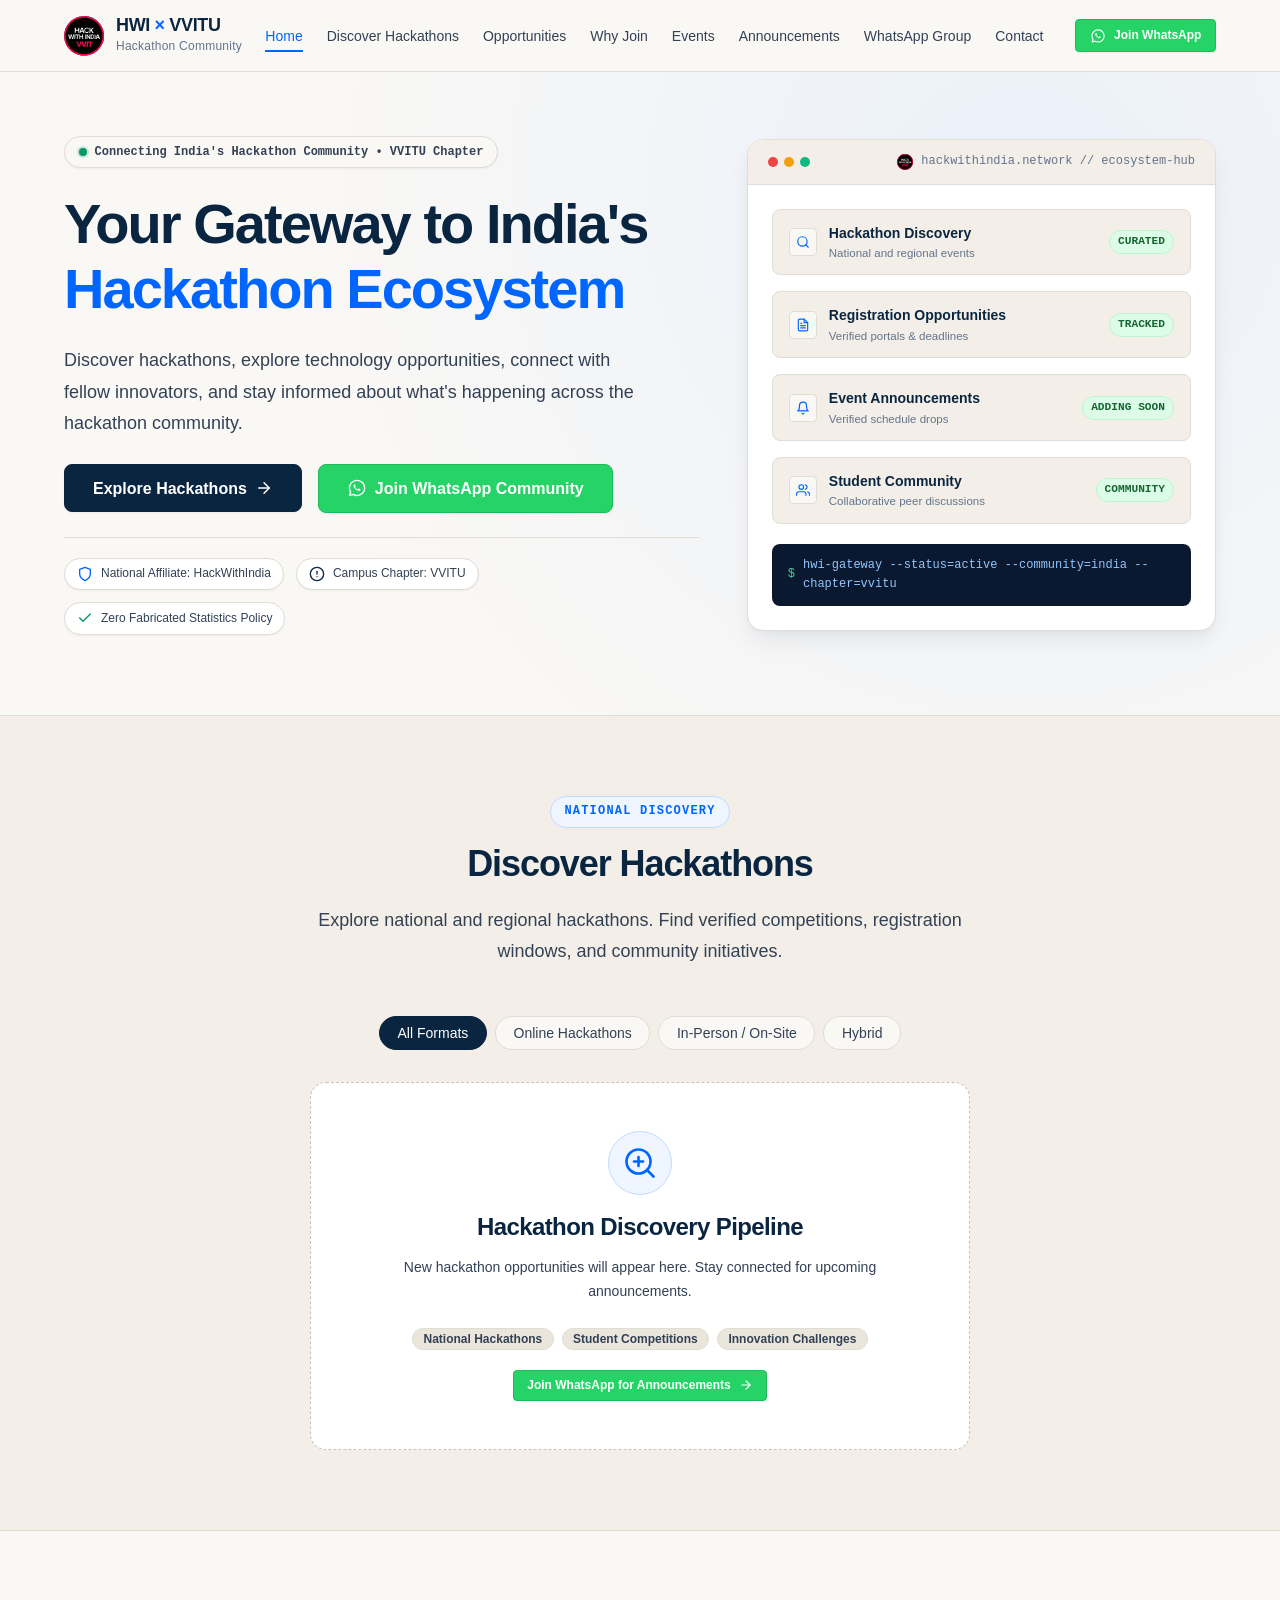
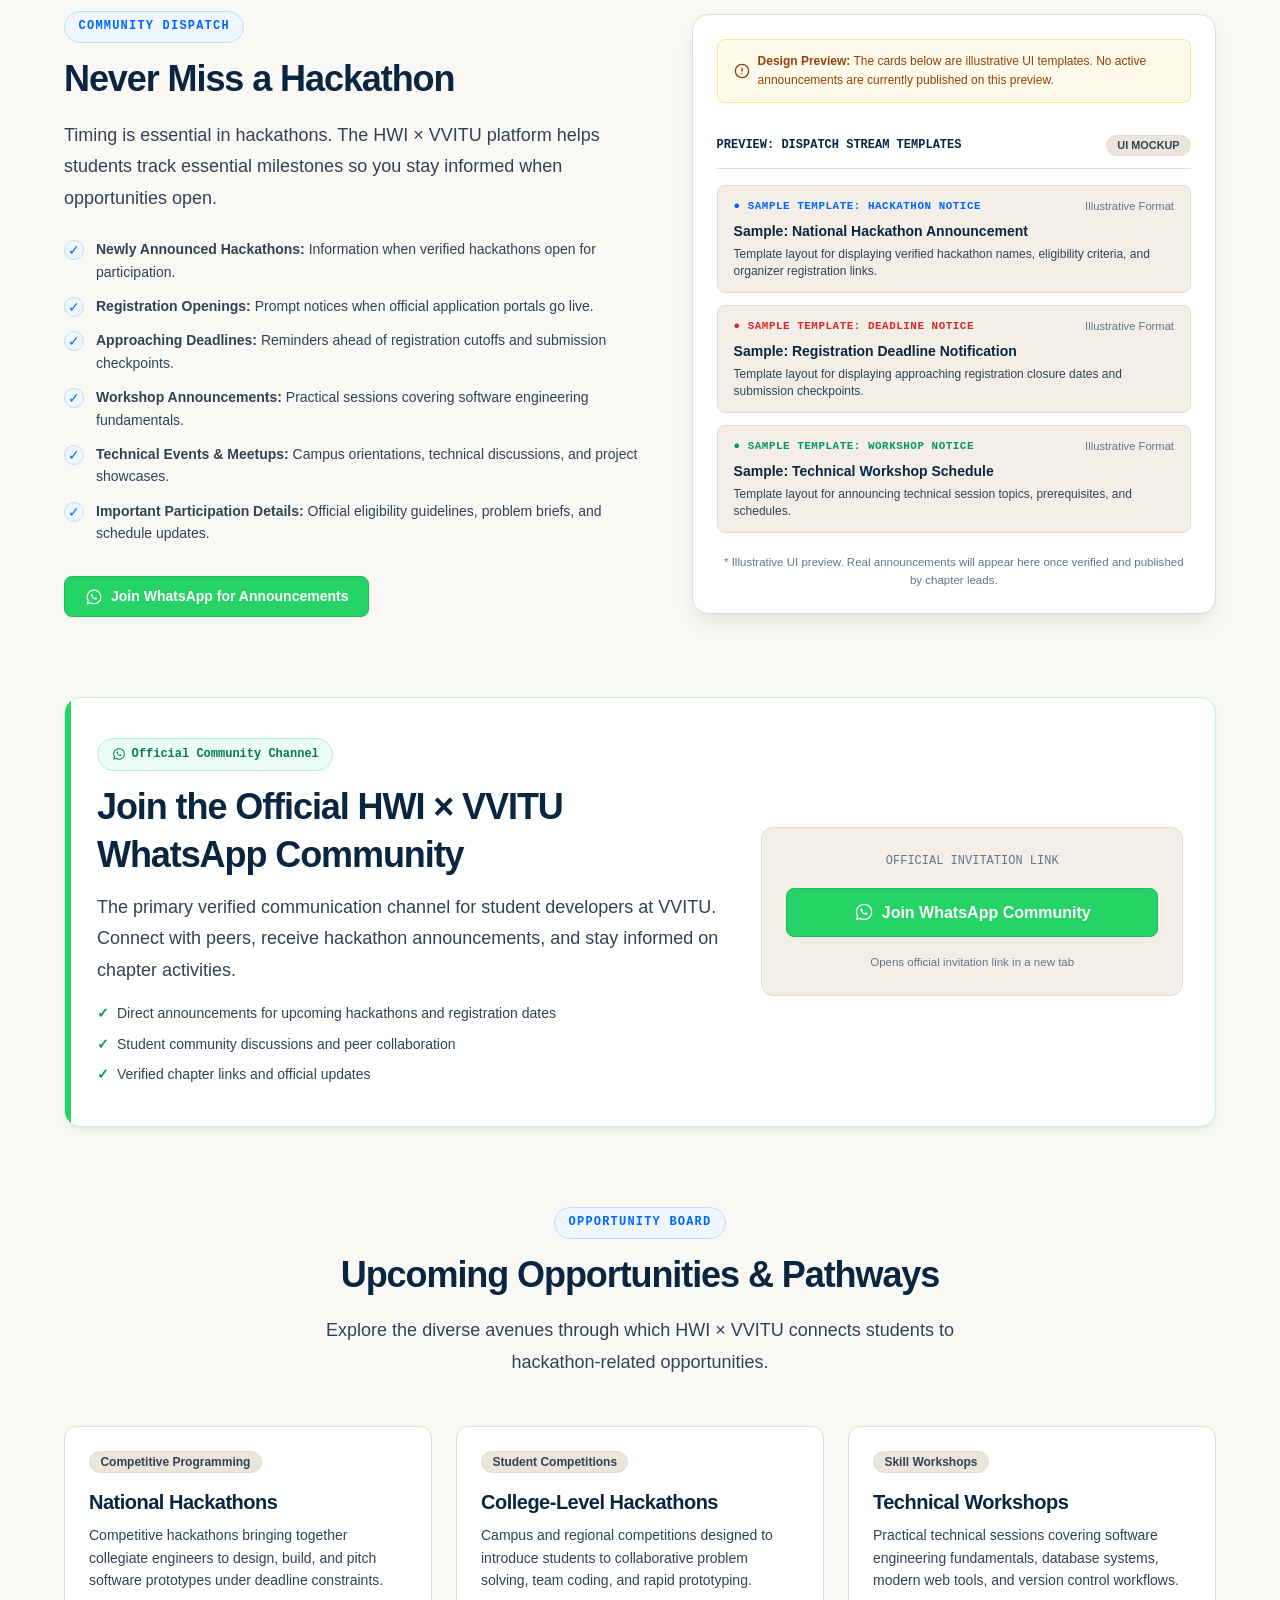
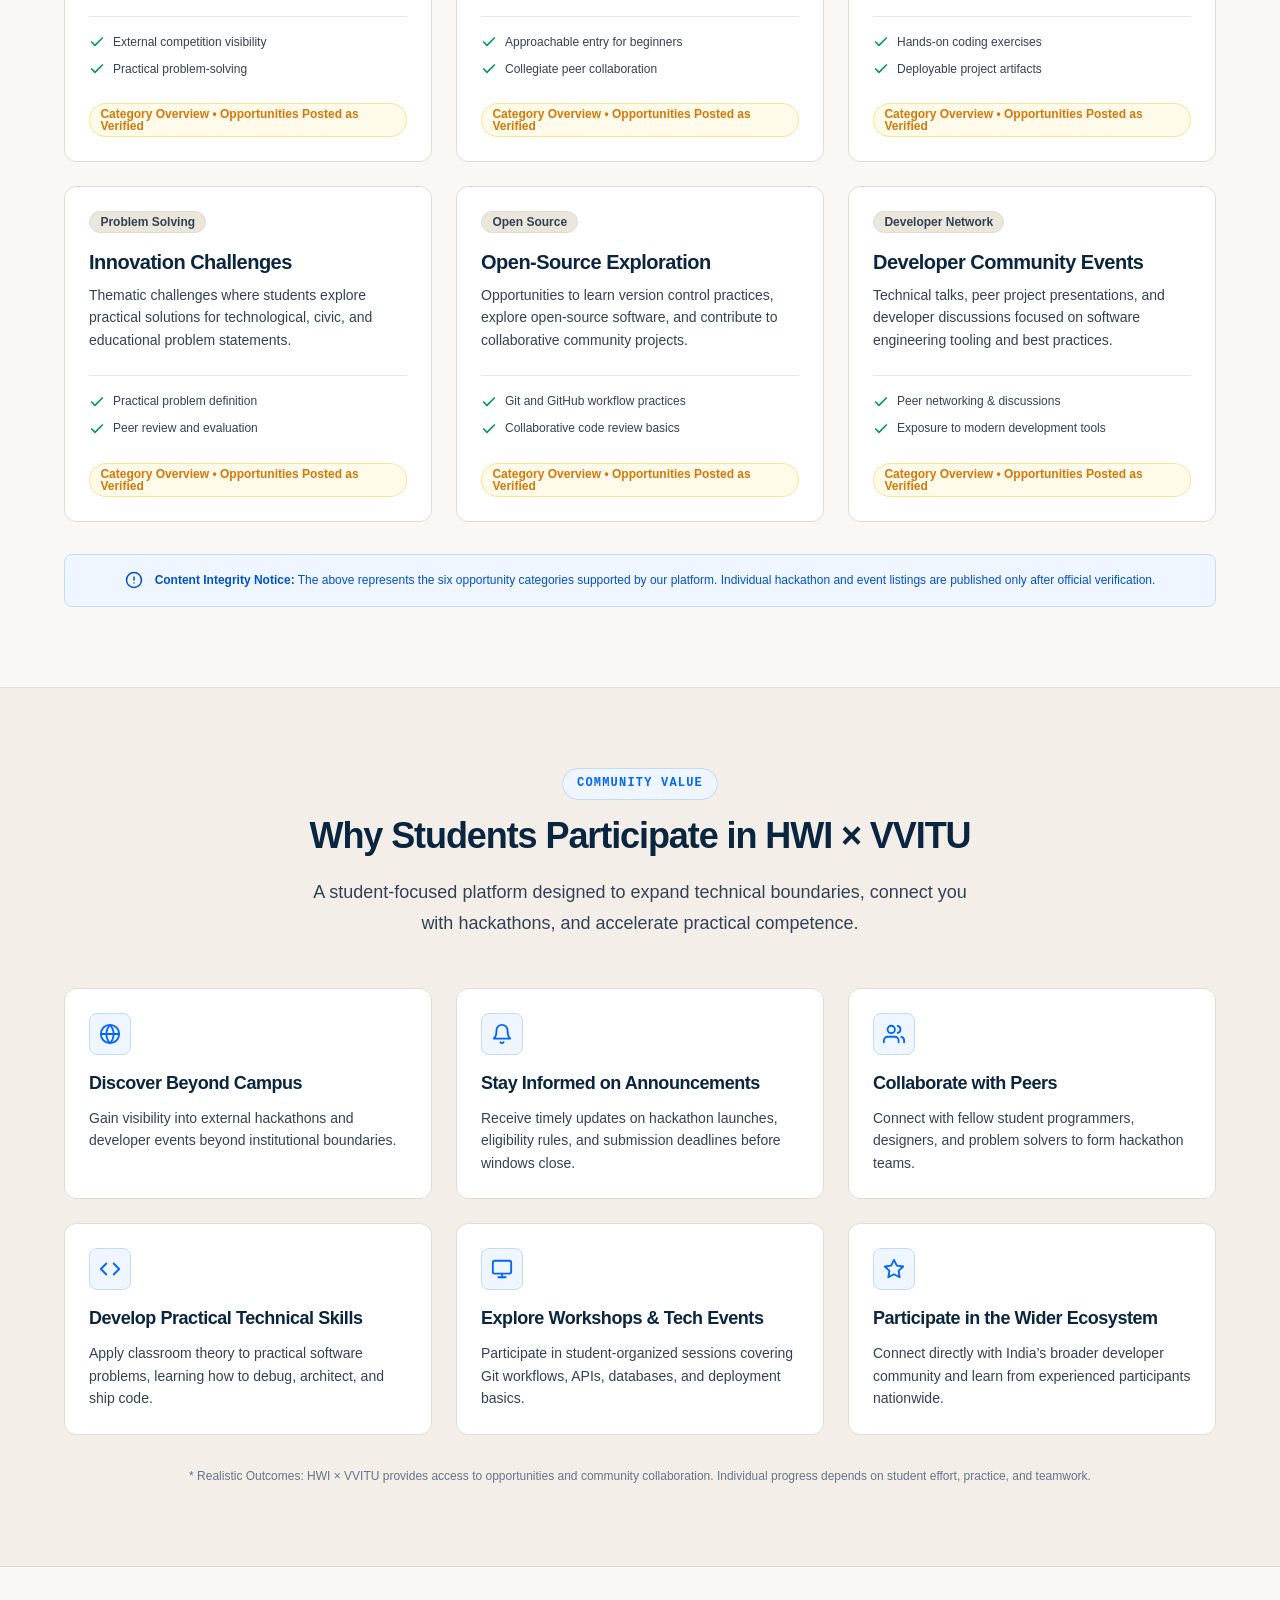
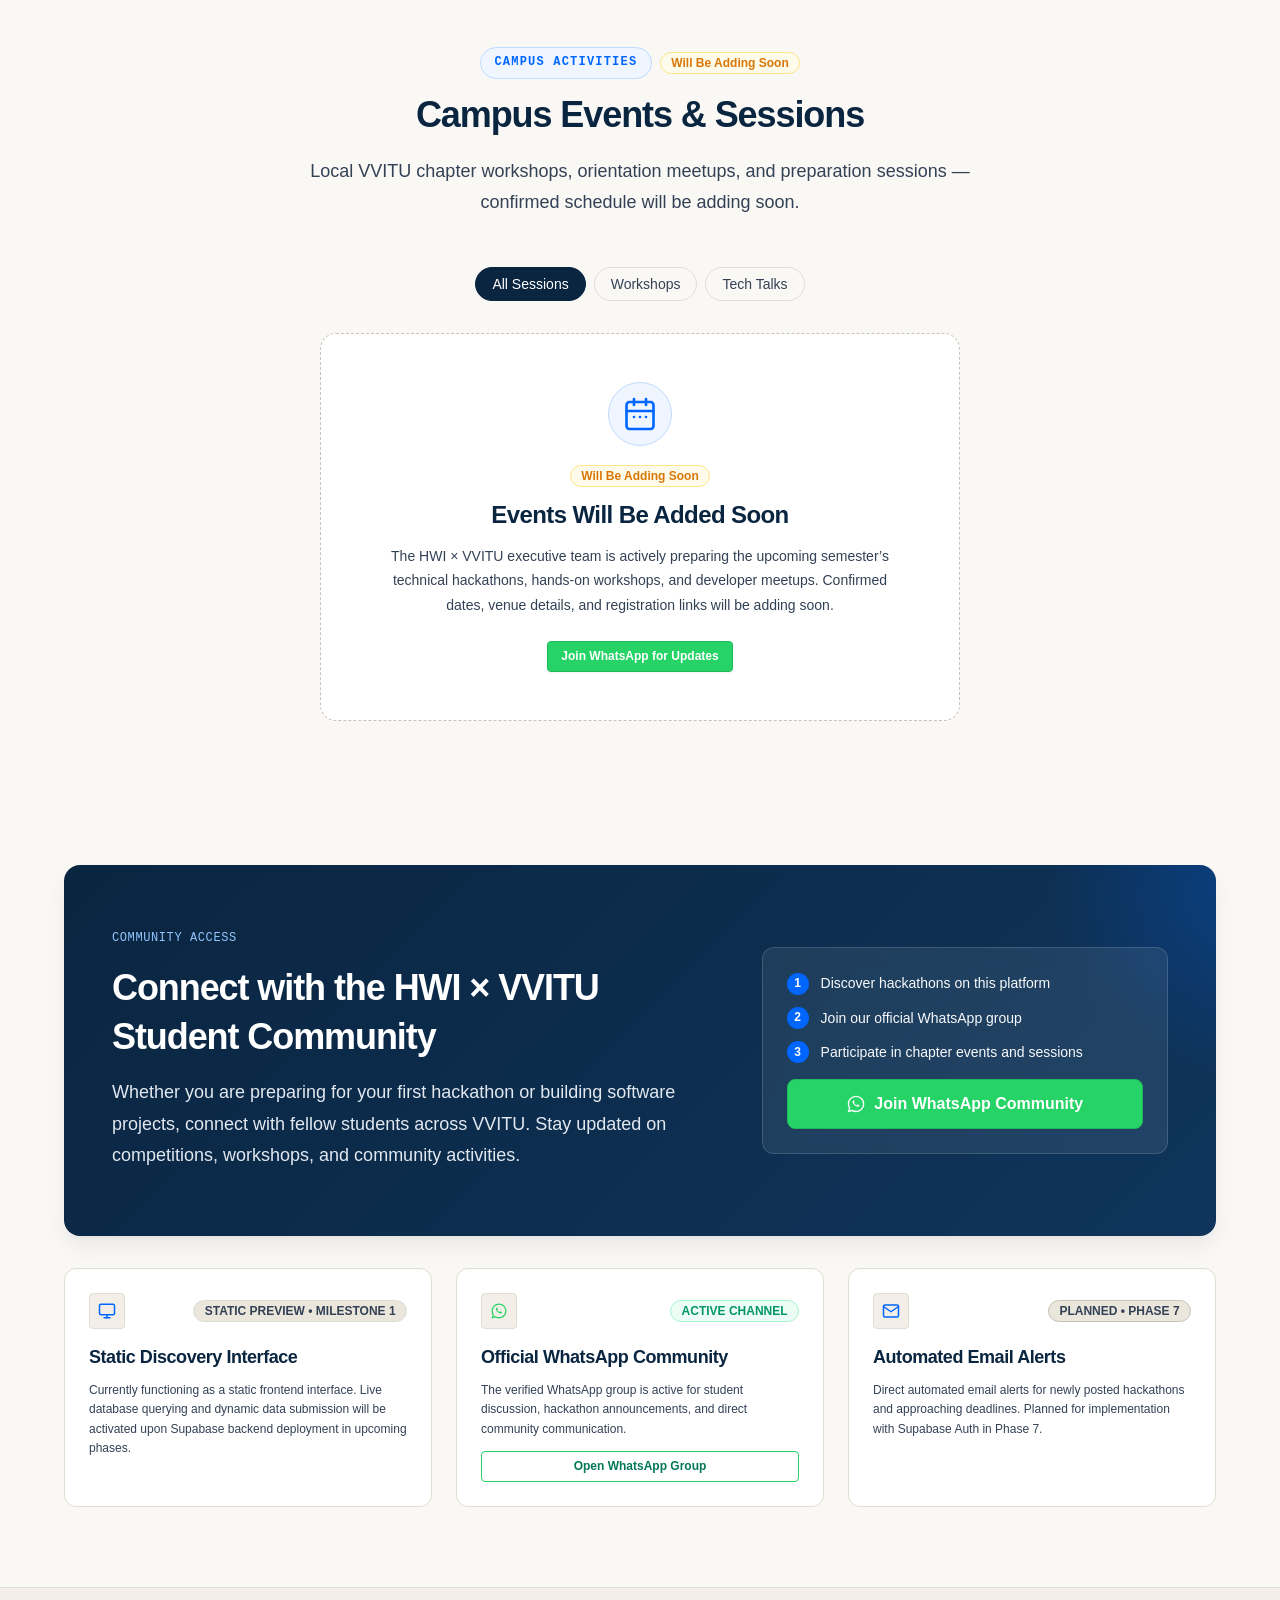
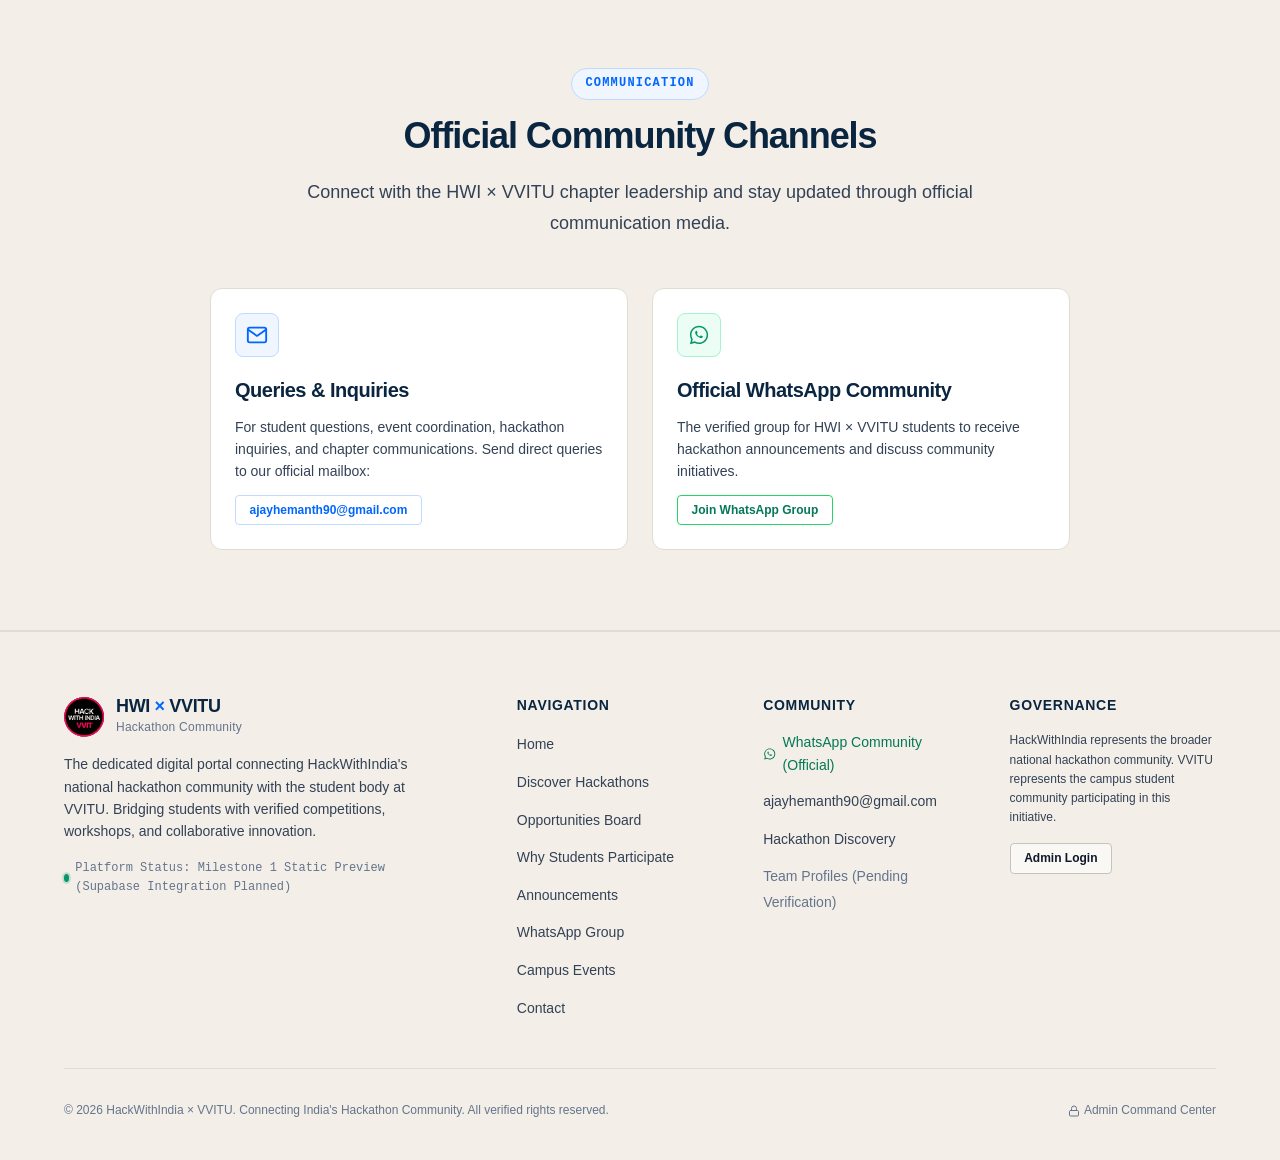
<file: index.html>
<!DOCTYPE html>
<html lang="en">
<head>
  <meta charset="UTF-8">
  <meta name="viewport" content="width=device-width, initial-scale=1.0">
  <meta name="description" content="HackWithIndia (HWI) × VVITU — Connecting India's Hackathon Community with student innovators at VVITU. Discover hackathons, explore opportunities, and join the verified WhatsApp community.">
  <title>HackWithIndia × VVITU | Connecting India's Hackathon Community</title>
  
  <!-- Official Brand Favicons -->
  <link rel="icon" type="image/svg+xml" href="logo.svg">
  <link rel="alternate icon" type="image/png" href="logo.png">
  <link rel="apple-touch-icon" href="logo.png">
  
  <!-- Modular Design System Stylesheets -->
  <link rel="stylesheet" href="css/variables.css">
  <link rel="stylesheet" href="css/base.css">
  <link rel="stylesheet" href="css/components.css">
  <link rel="stylesheet" href="css/responsive.css">
</head>
<body>
  <!-- Accessible Skip to Main Content Link -->
  <a href="#main-content" class="skip-link">Skip to main content</a>

  <!-- Global Navigation Header -->
  <header class="header" data-header>
    <div class="container header-container">
      <!-- Community Branding Mark -->
      <a href="#hero" class="brand" aria-label="HackWithIndia times VVITU Home">
        <img src="logo.svg" alt="HackWithIndia Logo" class="brand-logo-img" width="40" height="40">
        <div class="brand-text">
          <span class="brand-title">HWI <span class="brand-accent">×</span> VVITU</span>
          <span class="brand-subtitle">Hackathon Community</span>
        </div>
      </a>

      <!-- Desktop Navigation Menu -->
      <nav class="nav-desktop" aria-label="Primary Navigation">
        <ul class="nav-list">
          <li><a href="#hero" class="nav-link is-active">Home</a></li>
          <li><a href="#hackathons" class="nav-link">Discover Hackathons</a></li>
          <li><a href="#opportunities" class="nav-link">Opportunities</a></li>
          <li><a href="#value" class="nav-link">Why Join</a></li>
          <li><a href="#events" class="nav-link">Events</a></li>
          <li><a href="#notifications" class="nav-link">Announcements</a></li>
          <li><a href="#whatsapp" class="nav-link">WhatsApp Group</a></li>
          <li><a href="#contact" class="nav-link">Contact</a></li>
        </ul>
        <div class="nav-actions">
          <a href="https://chat.whatsapp.com/CLmMzR687dxH735YlNae6T" target="_blank" rel="noopener noreferrer" class="btn btn-whatsapp btn-sm">
            <svg width="16" height="16" viewBox="0 0 24 24" fill="currentColor" aria-hidden="true">
              <path d="M12.04 2C6.58 2 2.13 6.45 2.13 11.91C2.13 13.66 2.59 15.36 3.45 16.86L2.05 22L7.3 20.62C8.75 21.41 10.38 21.83 12.04 21.83C17.5 21.83 21.95 17.38 21.95 11.92C21.95 9.27 20.92 6.78 19.05 4.91C17.18 3.03 14.69 2 12.04 2M12.05 3.67C14.25 3.67 16.31 4.53 17.87 6.09C19.42 7.65 20.28 9.72 20.28 11.92C20.28 16.46 16.58 20.15 12.04 20.15C10.56 20.15 9.11 19.76 7.85 19L7.55 18.83L4.43 19.65L5.26 16.61L5.06 16.29C4.24 15 3.8 13.47 3.8 11.91C3.81 7.37 7.5 3.67 12.05 3.67M9.11 7.44C8.93 7.44 8.74 7.45 8.57 7.76C8.38 8.11 7.86 8.6 7.86 9.61C7.86 10.62 8.6 11.59 8.7 11.73C8.81 11.87 10.15 13.93 12.21 14.82C13.89 15.55 14.23 15.4 14.6 15.37C14.97 15.33 15.8 14.88 15.97 14.4C16.14 13.92 16.14 13.51 16.09 13.43C16.04 13.34 15.9 13.29 15.69 13.18C15.48 13.08 14.44 12.56 14.24 12.49C14.05 12.42 13.91 12.38 13.77 12.59C13.63 12.8 13.23 13.29 13.11 13.43C12.99 13.57 12.87 13.58 12.66 13.48C12.45 13.38 11.78 13.16 10.98 12.45C10.36 11.9 9.94 11.22 9.82 11.01C9.7 10.8 9.81 10.69 9.91 10.58C10.01 10.48 10.12 10.33 10.23 10.21C10.34 10.09 10.37 10 10.45 9.85C10.53 9.7 10.49 9.57 10.43 9.46C10.37 9.35 9.97 8.35 9.8 7.95C9.64 7.55 9.47 7.61 9.34 7.6C9.22 7.6 9.11 7.6 9.11 7.44Z"/>
            </svg>
            Join WhatsApp
          </a>
        </div>
      </nav>

      <!-- Mobile Hamburger Toggle Button -->
      <button 
        type="button" 
        class="menu-toggle" 
        data-menu-toggle 
        aria-label="Toggle navigation menu" 
        aria-expanded="false" 
        aria-controls="mobile-nav"
      >
        <span class="menu-toggle-icon" aria-hidden="true"></span>
      </button>
    </div>
  </header>

  <!-- Mobile Navigation Drawer & Backdrop -->
  <div class="mobile-nav-backdrop" data-mobile-backdrop aria-hidden="true"></div>
  <nav id="mobile-nav" class="mobile-nav" data-mobile-nav aria-label="Mobile Navigation">
    <div class="mobile-nav-header">
      <div class="brand">
        <img src="logo.svg" alt="HackWithIndia Logo" class="brand-logo-img" width="36" height="36">
        <div class="brand-text">
          <span class="brand-title">HWI <span class="brand-accent">×</span> VVITU</span>
        </div>
      </div>
      <button type="button" class="modal-close-btn" data-menu-toggle aria-label="Close navigation menu">
        <svg width="20" height="20" viewBox="0 0 24 24" fill="none" stroke="currentColor" stroke-width="2" stroke-linecap="round" stroke-linejoin="round" aria-hidden="true">
          <line x1="18" y1="6" x2="6" y2="18"></line>
          <line x1="6" y1="6" x2="18" y2="18"></line>
        </svg>
      </button>
    </div>
    <ul class="mobile-nav-list">
      <li><a href="#hero" class="mobile-nav-link">Home</a></li>
      <li><a href="#hackathons" class="mobile-nav-link">Discover Hackathons</a></li>
      <li><a href="#opportunities" class="mobile-nav-link">Opportunities Board</a></li>
      <li><a href="#value" class="mobile-nav-link">Why Students Participate</a></li>
      <li><a href="#events" class="mobile-nav-link">Campus Events <span class="badge badge-pending" style="font-size: 0.65rem; margin-left: 4px;">Adding Soon</span></a></li>
      <li><a href="#notifications" class="mobile-nav-link">Announcements</a></li>
      <li><a href="#whatsapp" class="mobile-nav-link">WhatsApp Community</a></li>
      <li><a href="#contact" class="mobile-nav-link">Contact</a></li>
    </ul>
    <div class="mobile-nav-footer">
      <a href="https://chat.whatsapp.com/CLmMzR687dxH735YlNae6T" target="_blank" rel="noopener noreferrer" class="btn btn-whatsapp btn-sm" style="width: 100%;">
        <svg width="16" height="16" viewBox="0 0 24 24" fill="currentColor" aria-hidden="true">
          <path d="M12.04 2C6.58 2 2.13 6.45 2.13 11.91C2.13 13.66 2.59 15.36 3.45 16.86L2.05 22L7.3 20.62C8.75 21.41 10.38 21.83 12.04 21.83C17.5 21.83 21.95 17.38 21.95 11.92C21.95 9.27 20.92 6.78 19.05 4.91C17.18 3.03 14.69 2 12.04 2M12.05 3.67C14.25 3.67 16.31 4.53 17.87 6.09C19.42 7.65 20.28 9.72 20.28 11.92C20.28 16.46 16.58 20.15 12.04 20.15C10.56 20.15 9.11 19.76 7.85 19L7.55 18.83L4.43 19.65L5.26 16.61L5.06 16.29C4.24 15 3.8 13.47 3.8 11.91C3.81 7.37 7.5 3.67 12.05 3.67M9.11 7.44C8.93 7.44 8.74 7.45 8.57 7.76C8.38 8.11 7.86 8.6 7.86 9.61C7.86 10.62 8.6 11.59 8.7 11.73C8.81 11.87 10.15 13.93 12.21 14.82C13.89 15.55 14.23 15.4 14.6 15.37C14.97 15.33 15.8 14.88 15.97 14.4C16.14 13.92 16.14 13.51 16.09 13.43C16.04 13.34 15.9 13.29 15.69 13.18C15.48 13.08 14.44 12.56 14.24 12.49C14.05 12.42 13.91 12.38 13.77 12.59C13.63 12.8 13.23 13.29 13.11 13.43C12.99 13.57 12.87 13.58 12.66 13.48C12.45 13.38 11.78 13.16 10.98 12.45C10.36 11.9 9.94 11.22 9.82 11.01C9.7 10.8 9.81 10.69 9.91 10.58C10.01 10.48 10.12 10.33 10.23 10.21C10.34 10.09 10.37 10 10.45 9.85C10.53 9.7 10.49 9.57 10.43 9.46C10.37 9.35 9.97 8.35 9.8 7.95C9.64 7.55 9.47 7.61 9.34 7.6C9.22 7.6 9.11 7.6 9.11 7.44Z"/>
        </svg>
        Join WhatsApp Community
      </a>
      <a href="admin/login.html" class="footer-admin-link" style="justify-content: center; margin-top: 0.5rem;">
        Admin Portal
      </a>
    </div>
  </nav>

  <!-- Main Content Landmark -->
  <main id="main-content">
    
    <!-- Hero Section -->
    <section id="hero" class="hero">
      <div class="container hero-grid">
        <div class="hero-content">
          <div class="hero-initiative-tag">
            <span class="hero-tag-pulse" aria-hidden="true"></span>
            <span class="hero-tag-text">Connecting India's Hackathon Community • VVITU Chapter</span>
          </div>

          <h1 class="hero-title">
            Your Gateway to India's <span class="hero-title-highlight">Hackathon Ecosystem</span>
          </h1>

          <p class="hero-description">
            Discover hackathons, explore technology opportunities, connect with fellow innovators, and stay informed about what's happening across the hackathon community.
          </p>

          <!-- Mandatory Requirement 1: Hero Section WhatsApp CTA -->
          <div class="hero-ctas">
            <a href="#hackathons" class="btn btn-primary btn-lg">
              Explore Hackathons
              <svg width="18" height="18" viewBox="0 0 24 24" fill="none" stroke="currentColor" stroke-width="2" stroke-linecap="round" stroke-linejoin="round" aria-hidden="true">
                <line x1="5" y1="12" x2="19" y2="12"></line>
                <polyline points="12 5 19 12 12 19"></polyline>
              </svg>
            </a>
            <a href="https://chat.whatsapp.com/CLmMzR687dxH735YlNae6T" target="_blank" rel="noopener noreferrer" class="btn btn-whatsapp btn-lg">
              <svg width="20" height="20" viewBox="0 0 24 24" fill="currentColor" aria-hidden="true">
                <path d="M12.04 2C6.58 2 2.13 6.45 2.13 11.91C2.13 13.66 2.59 15.36 3.45 16.86L2.05 22L7.3 20.62C8.75 21.41 10.38 21.83 12.04 21.83C17.5 21.83 21.95 17.38 21.95 11.92C21.95 9.27 20.92 6.78 19.05 4.91C17.18 3.03 14.69 2 12.04 2M12.05 3.67C14.25 3.67 16.31 4.53 17.87 6.09C19.42 7.65 20.28 9.72 20.28 11.92C20.28 16.46 16.58 20.15 12.04 20.15C10.56 20.15 9.11 19.76 7.85 19L7.55 18.83L4.43 19.65L5.26 16.61L5.06 16.29C4.24 15 3.8 13.47 3.8 11.91C3.81 7.37 7.5 3.67 12.05 3.67M9.11 7.44C8.93 7.44 8.74 7.45 8.57 7.76C8.38 8.11 7.86 8.6 7.86 9.61C7.86 10.62 8.6 11.59 8.7 11.73C8.81 11.87 10.15 13.93 12.21 14.82C13.89 15.55 14.23 15.4 14.6 15.37C14.97 15.33 15.8 14.88 15.97 14.4C16.14 13.92 16.14 13.51 16.09 13.43C16.04 13.34 15.9 13.29 15.69 13.18C15.48 13.08 14.44 12.56 14.24 12.49C14.05 12.42 13.91 12.38 13.77 12.59C13.63 12.8 13.23 13.29 13.11 13.43C12.99 13.57 12.87 13.58 12.66 13.48C12.45 13.38 11.78 13.16 10.98 12.45C10.36 11.9 9.94 11.22 9.82 11.01C9.7 10.8 9.81 10.69 9.91 10.58C10.01 10.48 10.12 10.33 10.23 10.21C10.34 10.09 10.37 10 10.45 9.85C10.53 9.7 10.49 9.57 10.43 9.46C10.37 9.35 9.97 8.35 9.8 7.95C9.64 7.55 9.47 7.61 9.34 7.6C9.22 7.6 9.11 7.6 9.11 7.44Z"/>
              </svg>
              Join WhatsApp Community
            </a>
          </div>

          <!-- Verified Platform Trust Points -->
          <div class="hero-trust-notes">
            <div class="trust-item">
              <svg class="trust-icon trust-icon-blue" width="16" height="16" viewBox="0 0 24 24" fill="none" stroke="currentColor" stroke-width="2" stroke-linecap="round" stroke-linejoin="round" aria-hidden="true">
                <path d="M12 22s8-4 8-10V5l-8-3-8 3v7c0 6 8 10 8 10z"></path>
              </svg>
              <span>National Affiliate: HackWithIndia</span>
            </div>
            <div class="trust-item">
              <svg class="trust-icon trust-icon-navy" width="16" height="16" viewBox="0 0 24 24" fill="none" stroke="currentColor" stroke-width="2" stroke-linecap="round" stroke-linejoin="round" aria-hidden="true">
                <circle cx="12" cy="12" r="10"></circle>
                <line x1="12" y1="8" x2="12" y2="12"></line>
                <line x1="12" y1="16" x2="12.01" y2="16"></line>
              </svg>
              <span>Campus Chapter: VVITU</span>
            </div>
            <div class="trust-item">
              <svg class="trust-icon trust-icon-green" width="16" height="16" viewBox="0 0 24 24" fill="none" stroke="currentColor" stroke-width="2" stroke-linecap="round" stroke-linejoin="round" aria-hidden="true">
                <polyline points="20 6 9 17 4 12"></polyline>
              </svg>
              <span>Zero Fabricated Statistics Policy</span>
            </div>
          </div>
        </div>

        <!-- Hero Technical Visual (CSS/SVG Ecosystem Hub Monitor) -->
        <div class="hero-visual" aria-hidden="true">
          <div class="hero-card">
            <div class="hero-card-header">
              <div class="window-dots">
                <span class="dot dot-red"></span>
                <span class="dot dot-yellow"></span>
                <span class="dot dot-green"></span>
              </div>
              <div style="display: flex; align-items: center; gap: 8px;">
                <img src="logo.svg" alt="" width="16" height="16" aria-hidden="true">
                <span class="window-title">hackwithindia.network // ecosystem-hub</span>
              </div>
            </div>
            <div class="hero-card-body">
              <div class="tech-node-list">
                <div class="tech-node-row">
                  <div class="node-label">
                    <div class="node-icon-wrap">
                      <svg width="14" height="14" viewBox="0 0 24 24" fill="none" stroke="currentColor" stroke-width="2" stroke-linecap="round" stroke-linejoin="round">
                        <circle cx="11" cy="11" r="8"></circle>
                        <line x1="21" y1="21" x2="16.65" y2="16.65"></line>
                      </svg>
                    </div>
                    <div>
                      <div>Hackathon Discovery</div>
                      <div style="font-size: 0.72rem; font-weight: normal; color: var(--color-text-muted);">National and regional events</div>
                    </div>
                  </div>
                  <span class="node-status-badge">CURATED</span>
                </div>

                <div class="tech-node-row">
                  <div class="node-label">
                    <div class="node-icon-wrap">
                      <svg width="14" height="14" viewBox="0 0 24 24" fill="none" stroke="currentColor" stroke-width="2" stroke-linecap="round" stroke-linejoin="round">
                        <path d="M14 2H6a2 2 0 0 0-2 2v16a2 2 0 0 0 2 2h12a2 2 0 0 0 2-2V8z"></path>
                        <polyline points="14 2 14 8 20 8"></polyline>
                        <line x1="16" y1="13" x2="8" y2="13"></line>
                        <line x1="16" y1="17" x2="8" y2="17"></line>
                        <polyline points="10 9 9 9 8 9"></polyline>
                      </svg>
                    </div>
                    <div>
                      <div>Registration Opportunities</div>
                      <div style="font-size: 0.72rem; font-weight: normal; color: var(--color-text-muted);">Verified portals & deadlines</div>
                    </div>
                  </div>
                  <span class="node-status-badge">TRACKED</span>
                </div>

                <div class="tech-node-row">
                  <div class="node-label">
                    <div class="node-icon-wrap">
                      <svg width="14" height="14" viewBox="0 0 24 24" fill="none" stroke="currentColor" stroke-width="2" stroke-linecap="round" stroke-linejoin="round">
                        <path d="M18 8A6 6 0 0 0 6 8c0 7-3 9-3 9h18s-3-2-3-9"></path>
                        <path d="M13.73 21a2 2 0 0 1-3.46 0"></path>
                      </svg>
                    </div>
                    <div>
                      <div>Event Announcements</div>
                      <div style="font-size: 0.72rem; font-weight: normal; color: var(--color-text-muted);">Verified schedule drops</div>
                    </div>
                  </div>
                  <span class="node-status-badge">ADDING SOON</span>
                </div>

                <div class="tech-node-row">
                  <div class="node-label">
                    <div class="node-icon-wrap">
                      <svg width="14" height="14" viewBox="0 0 24 24" fill="none" stroke="currentColor" stroke-width="2" stroke-linecap="round" stroke-linejoin="round">
                        <path d="M17 21v-2a4 4 0 0 0-4-4H5a4 4 0 0 0-4 4v2"></path>
                        <circle cx="9" cy="7" r="4"></circle>
                        <path d="M23 21v-2a4 4 0 0 0-3-3.87"></path>
                        <path d="M16 3.13a4 4 0 0 1 0 7.75"></path>
                      </svg>
                    </div>
                    <div>
                      <div>Student Community</div>
                      <div style="font-size: 0.72rem; font-weight: normal; color: var(--color-text-muted);">Collaborative peer discussions</div>
                    </div>
                  </div>
                  <span class="node-status-badge">COMMUNITY</span>
                </div>
              </div>

              <div class="hero-terminal-foot">
                <span class="terminal-prompt">$</span>
                <span>hwi-gateway --status=active --community=india --chapter=vvitu</span>
              </div>
            </div>
          </div>
        </div>
      </div>
    </section>

    <!-- Section 1: Discover Hackathons -->
    <section id="hackathons" class="section section-surface">
      <div class="container">
        <div class="section-header">
          <span class="section-tag">NATIONAL DISCOVERY</span>
          <h2 class="section-title">Discover Hackathons</h2>
          <p class="section-subtitle">
            Explore national and regional hackathons. Find verified competitions, registration windows, and community initiatives.
          </p>
        </div>

        <!-- Format Filter Bar -->
        <div class="hackathon-filter-bar" role="tablist" aria-label="Hackathon format filters">
          <button type="button" class="hackathon-filter-tab is-active" data-format="all" role="tab" aria-selected="true">
            All Formats
          </button>
          <button type="button" class="hackathon-filter-tab" data-format="online" role="tab" aria-selected="false">
            Online Hackathons
          </button>
          <button type="button" class="hackathon-filter-tab" data-format="offline" role="tab" aria-selected="false">
            In-Person / On-Site
          </button>
          <button type="button" class="hackathon-filter-tab" data-format="hybrid" role="tab" aria-selected="false">
            Hybrid
          </button>
        </div>

        <!-- Dynamic Hackathons Container (Hydrated by js/modules/hackathonsModule.js) -->
        <div id="hackathons-container">
          <div class="hackathons-empty-state" role="status">
            <div class="empty-state-icon-wrapper" aria-hidden="true">
              <svg width="36" height="36" viewBox="0 0 24 24" fill="none" stroke="currentColor" stroke-width="1.75" stroke-linecap="round" stroke-linejoin="round">
                <circle cx="11" cy="11" r="8"></circle>
                <line x1="21" y1="21" x2="16.65" y2="16.65"></line>
                <line x1="11" y1="8" x2="11" y2="14"></line>
                <line x1="8" y1="11" x2="14" y2="11"></line>
              </svg>
            </div>
            <h3 class="empty-state-title">Hackathon Discovery Pipeline</h3>
            <p class="empty-state-desc">
              New hackathon opportunities will appear here. Stay connected for upcoming announcements.
            </p>
            <div class="empty-state-badges">
              <span class="badge badge-category">National Hackathons</span>
              <span class="badge badge-category">Student Competitions</span>
              <span class="badge badge-category">Innovation Challenges</span>
            </div>
            <div class="empty-state-actions" style="margin-top: 1.25rem;">
              <a href="https://chat.whatsapp.com/CLmMzR687dxH735YlNae6T" target="_blank" rel="noopener noreferrer" class="btn btn-whatsapp btn-sm">
                Join WhatsApp for Announcements
              </a>
            </div>
          </div>
        </div>
      </div>
    </section>

    <!-- Section 2: Never Miss a Hackathon (Notification Preview) -->
    <section id="notifications" class="section">
      <div class="container">
        <div class="notifications-grid">
          <div>
            <span class="section-tag">COMMUNITY DISPATCH</span>
            <h2 class="section-title">Never Miss a Hackathon</h2>
            <p class="section-subtitle" style="text-align: left; margin: 0 0 var(--spacing-4) 0;">
              Timing is essential in hackathons. The HWI × VVITU platform helps students track essential milestones so you stay informed when opportunities open.
            </p>

            <div class="notifications-feature-list">
              <div class="notification-feature-item">
                <div class="feature-check-icon" aria-hidden="true">✓</div>
                <div><strong>Newly Announced Hackathons:</strong> Information when verified hackathons open for participation.</div>
              </div>
              <div class="notification-feature-item">
                <div class="feature-check-icon" aria-hidden="true">✓</div>
                <div><strong>Registration Openings:</strong> Prompt notices when official application portals go live.</div>
              </div>
              <div class="notification-feature-item">
                <div class="feature-check-icon" aria-hidden="true">✓</div>
                <div><strong>Approaching Deadlines:</strong> Reminders ahead of registration cutoffs and submission checkpoints.</div>
              </div>
              <div class="notification-feature-item">
                <div class="feature-check-icon" aria-hidden="true">✓</div>
                <div><strong>Workshop Announcements:</strong> Practical sessions covering software engineering fundamentals.</div>
              </div>
              <div class="notification-feature-item">
                <div class="feature-check-icon" aria-hidden="true">✓</div>
                <div><strong>Technical Events & Meetups:</strong> Campus orientations, technical discussions, and project showcases.</div>
              </div>
              <div class="notification-feature-item">
                <div class="feature-check-icon" aria-hidden="true">✓</div>
                <div><strong>Important Participation Details:</strong> Official eligibility guidelines, problem briefs, and schedule updates.</div>
              </div>
            </div>

            <a href="https://chat.whatsapp.com/CLmMzR687dxH735YlNae6T" target="_blank" rel="noopener noreferrer" class="btn btn-whatsapp btn-md">
              <svg width="18" height="18" viewBox="0 0 24 24" fill="currentColor" aria-hidden="true">
                <path d="M12.04 2C6.58 2 2.13 6.45 2.13 11.91C2.13 13.66 2.59 15.36 3.45 16.86L2.05 22L7.3 20.62C8.75 21.41 10.38 21.83 12.04 21.83C17.5 21.83 21.95 17.38 21.95 11.92C21.95 9.27 20.92 6.78 19.05 4.91C17.18 3.03 14.69 2 12.04 2M12.05 3.67C14.25 3.67 16.31 4.53 17.87 6.09C19.42 7.65 20.28 9.72 20.28 11.92C20.28 16.46 16.58 20.15 12.04 20.15C10.56 20.15 9.11 19.76 7.85 19L7.55 18.83L4.43 19.65L5.26 16.61L5.06 16.29C4.24 15 3.8 13.47 3.8 11.91C3.81 7.37 7.5 3.67 12.05 3.67M9.11 7.44C8.93 7.44 8.74 7.45 8.57 7.76C8.38 8.11 7.86 8.6 7.86 9.61C7.86 10.62 8.6 11.59 8.7 11.73C8.81 11.87 10.15 13.93 12.21 14.82C13.89 15.55 14.23 15.4 14.6 15.37C14.97 15.33 15.8 14.88 15.97 14.4C16.14 13.92 16.14 13.51 16.09 13.43C16.04 13.34 15.9 13.29 15.69 13.18C15.48 13.08 14.44 12.56 14.24 12.49C14.05 12.42 13.91 12.38 13.77 12.59C13.63 12.8 13.23 13.29 13.11 13.43C12.99 13.57 12.87 13.58 12.66 13.48C12.45 13.38 11.78 13.16 10.98 12.45C10.36 11.9 9.94 11.22 9.82 11.01C9.7 10.8 9.81 10.69 9.91 10.58C10.01 10.48 10.12 10.33 10.23 10.21C10.34 10.09 10.37 10 10.45 9.85C10.53 9.7 10.49 9.57 10.43 9.46C10.37 9.35 9.97 8.35 9.8 7.95C9.64 7.55 9.47 7.61 9.34 7.6C9.22 7.6 9.11 7.6 9.11 7.44Z"/>
              </svg>
              Join WhatsApp for Announcements
            </a>
          </div>

          <!-- Notification-Style Visual Preview Box (Strictly Labeled as Design Preview) -->
          <div class="notification-preview-box" aria-label="Visual preview of community notifications">
            <!-- Explicit Requirement 3 Notice Banner -->
            <div class="preview-notice-banner" role="status">
              <svg width="16" height="16" viewBox="0 0 24 24" fill="none" stroke="currentColor" stroke-width="2" stroke-linecap="round" stroke-linejoin="round" aria-hidden="true" style="flex-shrink: 0;">
                <circle cx="12" cy="12" r="10"></circle>
                <line x1="12" y1="8" x2="12" y2="12"></line>
                <line x1="12" y1="16" x2="12.01" y2="16"></line>
              </svg>
              <span><strong>Design Preview:</strong> The cards below are illustrative UI templates. No active announcements are currently published on this preview.</span>
            </div>

            <div class="notification-preview-header">
              <span style="font-family: var(--font-family-mono); font-size: var(--font-size-xs); font-weight: var(--font-weight-bold); color: var(--color-primary);">
                PREVIEW: DISPATCH STREAM TEMPLATES
              </span>
              <span class="badge badge-category" style="font-size: 0.68rem;">UI MOCKUP</span>
            </div>

            <div class="notification-preview-stack">
              <!-- Sample Template Card 1 -->
              <div class="notification-preview-card">
                <div class="notification-card-top">
                  <span class="notification-card-tag tag-alert">● Sample Template: Hackathon Notice</span>
                  <span class="notification-time">Illustrative Format</span>
                </div>
                <div class="notification-card-title">Sample: National Hackathon Announcement</div>
                <div class="notification-card-body">Template layout for displaying verified hackathon names, eligibility criteria, and organizer registration links.</div>
              </div>

              <!-- Sample Template Card 2 -->
              <div class="notification-preview-card">
                <div class="notification-card-top">
                  <span class="notification-card-tag tag-deadline">● Sample Template: Deadline Notice</span>
                  <span class="notification-time">Illustrative Format</span>
                </div>
                <div class="notification-card-title">Sample: Registration Deadline Notification</div>
                <div class="notification-card-body">Template layout for displaying approaching registration closure dates and submission checkpoints.</div>
              </div>

              <!-- Sample Template Card 3 -->
              <div class="notification-preview-card">
                <div class="notification-card-top">
                  <span class="notification-card-tag tag-workshop">● Sample Template: Workshop Notice</span>
                  <span class="notification-time">Illustrative Format</span>
                </div>
                <div class="notification-card-title">Sample: Technical Workshop Schedule</div>
                <div class="notification-card-body">Template layout for announcing technical session topics, prerequisites, and schedules.</div>
              </div>
            </div>

            <p style="font-size: 0.72rem; color: var(--color-text-muted); text-align: center; margin-top: 4px;">
              * Illustrative UI preview. Real announcements will appear here once verified and published by chapter leads.
            </p>
          </div>
        </div>
      </div>
    </section>

    <!-- Mandatory Requirement 1: Dedicated WhatsApp Community Section -->
    <section id="whatsapp" class="whatsapp-section">
      <div class="container">
        <div class="whatsapp-card">
          <div class="whatsapp-card-content">
            <div class="whatsapp-verified-pill" style="align-self: flex-start;">
              <svg width="14" height="14" viewBox="0 0 24 24" fill="currentColor" aria-hidden="true">
                <path d="M12.04 2C6.58 2 2.13 6.45 2.13 11.91C2.13 13.66 2.59 15.36 3.45 16.86L2.05 22L7.3 20.62C8.75 21.41 10.38 21.83 12.04 21.83C17.5 21.83 21.95 17.38 21.95 11.92C21.95 9.27 20.92 6.78 19.05 4.91C17.18 3.03 14.69 2 12.04 2M12.05 3.67C14.25 3.67 16.31 4.53 17.87 6.09C19.42 7.65 20.28 9.72 20.28 11.92C20.28 16.46 16.58 20.15 12.04 20.15C10.56 20.15 9.11 19.76 7.85 19L7.55 18.83L4.43 19.65L5.26 16.61L5.06 16.29C4.24 15 3.8 13.47 3.8 11.91C3.81 7.37 7.5 3.67 12.05 3.67M9.11 7.44C8.93 7.44 8.74 7.45 8.57 7.76C8.38 8.11 7.86 8.6 7.86 9.61C7.86 10.62 8.6 11.59 8.7 11.73C8.81 11.87 10.15 13.93 12.21 14.82C13.89 15.55 14.23 15.4 14.6 15.37C14.97 15.33 15.8 14.88 15.97 14.4C16.14 13.92 16.14 13.51 16.09 13.43C16.04 13.34 15.9 13.29 15.69 13.18C15.48 13.08 14.44 12.56 14.24 12.49C14.05 12.42 13.91 12.38 13.77 12.59C13.63 12.8 13.23 13.29 13.11 13.43C12.99 13.57 12.87 13.58 12.66 13.48C12.45 13.38 11.78 13.16 10.98 12.45C10.36 11.9 9.94 11.22 9.82 11.01C9.7 10.8 9.81 10.69 9.91 10.58C10.01 10.48 10.12 10.33 10.23 10.21C10.34 10.09 10.37 10 10.45 9.85C10.53 9.7 10.49 9.57 10.43 9.46C10.37 9.35 9.97 8.35 9.8 7.95C9.64 7.55 9.47 7.61 9.34 7.6C9.22 7.6 9.11 7.6 9.11 7.44Z"/>
              </svg>
              <span>Official Community Channel</span>
            </div>
            <h2 class="section-title" style="margin-bottom: 0;">Join the Official HWI × VVITU WhatsApp Community</h2>
            <p class="section-subtitle" style="text-align: left; margin: 0;">
              The primary verified communication channel for student developers at VVITU. Connect with peers, receive hackathon announcements, and stay informed on chapter activities.
            </p>
            <ul style="display: flex; flex-direction: column; gap: 8px; margin-top: 4px;">
              <li style="display: flex; align-items: center; gap: 8px; font-size: var(--font-size-sm); color: var(--color-text-secondary);">
                <span style="color: #059669; font-weight: bold;">✓</span> Direct announcements for upcoming hackathons and registration dates
              </li>
              <li style="display: flex; align-items: center; gap: 8px; font-size: var(--font-size-sm); color: var(--color-text-secondary);">
                <span style="color: #059669; font-weight: bold;">✓</span> Student community discussions and peer collaboration
              </li>
              <li style="display: flex; align-items: center; gap: 8px; font-size: var(--font-size-sm); color: var(--color-text-secondary);">
                <span style="color: #059669; font-weight: bold;">✓</span> Verified chapter links and official updates
              </li>
            </ul>
          </div>
          <div class="whatsapp-card-action">
            <div style="font-size: var(--font-size-xs); font-family: var(--font-family-mono); color: var(--color-text-muted);">
              OFFICIAL INVITATION LINK
            </div>
            <a href="https://chat.whatsapp.com/CLmMzR687dxH735YlNae6T" target="_blank" rel="noopener noreferrer" class="btn btn-whatsapp btn-lg">
              <svg width="20" height="20" viewBox="0 0 24 24" fill="currentColor" aria-hidden="true">
                <path d="M12.04 2C6.58 2 2.13 6.45 2.13 11.91C2.13 13.66 2.59 15.36 3.45 16.86L2.05 22L7.3 20.62C8.75 21.41 10.38 21.83 12.04 21.83C17.5 21.83 21.95 17.38 21.95 11.92C21.95 9.27 20.92 6.78 19.05 4.91C17.18 3.03 14.69 2 12.04 2M12.05 3.67C14.25 3.67 16.31 4.53 17.87 6.09C19.42 7.65 20.28 9.72 20.28 11.92C20.28 16.46 16.58 20.15 12.04 20.15C10.56 20.15 9.11 19.76 7.85 19L7.55 18.83L4.43 19.65L5.26 16.61L5.06 16.29C4.24 15 3.8 13.47 3.8 11.91C3.81 7.37 7.5 3.67 12.05 3.67M9.11 7.44C8.93 7.44 8.74 7.45 8.57 7.76C8.38 8.11 7.86 8.6 7.86 9.61C7.86 10.62 8.6 11.59 8.7 11.73C8.81 11.87 10.15 13.93 12.21 14.82C13.89 15.55 14.23 15.4 14.6 15.37C14.97 15.33 15.8 14.88 15.97 14.4C16.14 13.92 16.14 13.51 16.09 13.43C16.04 13.34 15.9 13.29 15.69 13.18C15.48 13.08 14.44 12.56 14.24 12.49C14.05 12.42 13.91 12.38 13.77 12.59C13.63 12.8 13.23 13.29 13.11 13.43C12.99 13.57 12.87 13.58 12.66 13.48C12.45 13.38 11.78 13.16 10.98 12.45C10.36 11.9 9.94 11.22 9.82 11.01C9.7 10.8 9.81 10.69 9.91 10.58C10.01 10.48 10.12 10.33 10.23 10.21C10.34 10.09 10.37 10 10.45 9.85C10.53 9.7 10.49 9.57 10.43 9.46C10.37 9.35 9.97 8.35 9.8 7.95C9.64 7.55 9.47 7.61 9.34 7.6C9.22 7.6 9.11 7.6 9.11 7.44Z"/>
              </svg>
              Join WhatsApp Community
            </a>
            <span style="font-size: 0.72rem; color: var(--color-text-muted);">
              Opens official invitation link in a new tab
            </span>
          </div>
        </div>
      </div>
    </section>

    <!-- Section 3: Upcoming Opportunities Pathways -->
    <section id="opportunities" class="section">
      <div class="container">
        <div class="section-header">
          <span class="section-tag">OPPORTUNITY BOARD</span>
          <h2 class="section-title">Upcoming Opportunities & Pathways</h2>
          <p class="section-subtitle">
            Explore the diverse avenues through which HWI × VVITU connects students to hackathon-related opportunities.
          </p>
        </div>

        <div class="opportunities-grid">
          <!-- Opportunity 1 -->
          <article class="opp-card">
            <span class="badge badge-category opp-card-badge">Competitive Programming</span>
            <h3 class="opp-card-title">National Hackathons</h3>
            <p class="opp-card-desc">
              Competitive hackathons bringing together collegiate engineers to design, build, and pitch software prototypes under deadline constraints.
            </p>
            <div class="opp-highlights-list">
              <div class="opp-highlight-item">
                <svg class="opp-check-icon" width="16" height="16" viewBox="0 0 24 24" fill="none" stroke="currentColor" stroke-width="2.5" stroke-linecap="round" stroke-linejoin="round" aria-hidden="true">
                  <polyline points="20 6 9 17 4 12"></polyline>
                </svg>
                <span>External competition visibility</span>
              </div>
              <div class="opp-highlight-item">
                <svg class="opp-check-icon" width="16" height="16" viewBox="0 0 24 24" fill="none" stroke="currentColor" stroke-width="2.5" stroke-linecap="round" stroke-linejoin="round" aria-hidden="true">
                  <polyline points="20 6 9 17 4 12"></polyline>
                </svg>
                <span>Practical problem-solving</span>
              </div>
            </div>
            <span class="badge badge-pending" style="align-self: flex-start; margin-top: auto;">
              Category Overview • Opportunities Posted as Verified
            </span>
          </article>

          <!-- Opportunity 2 -->
          <article class="opp-card">
            <span class="badge badge-category opp-card-badge">Student Competitions</span>
            <h3 class="opp-card-title">College-Level Hackathons</h3>
            <p class="opp-card-desc">
              Campus and regional competitions designed to introduce students to collaborative problem solving, team coding, and rapid prototyping.
            </p>
            <div class="opp-highlights-list">
              <div class="opp-highlight-item">
                <svg class="opp-check-icon" width="16" height="16" viewBox="0 0 24 24" fill="none" stroke="currentColor" stroke-width="2.5" stroke-linecap="round" stroke-linejoin="round" aria-hidden="true">
                  <polyline points="20 6 9 17 4 12"></polyline>
                </svg>
                <span>Approachable entry for beginners</span>
              </div>
              <div class="opp-highlight-item">
                <svg class="opp-check-icon" width="16" height="16" viewBox="0 0 24 24" fill="none" stroke="currentColor" stroke-width="2.5" stroke-linecap="round" stroke-linejoin="round" aria-hidden="true">
                  <polyline points="20 6 9 17 4 12"></polyline>
                </svg>
                <span>Collegiate peer collaboration</span>
              </div>
            </div>
            <span class="badge badge-pending" style="align-self: flex-start; margin-top: auto;">
              Category Overview • Opportunities Posted as Verified
            </span>
          </article>

          <!-- Opportunity 3 -->
          <article class="opp-card">
            <span class="badge badge-category opp-card-badge">Skill Workshops</span>
            <h3 class="opp-card-title">Technical Workshops</h3>
            <p class="opp-card-desc">
              Practical technical sessions covering software engineering fundamentals, database systems, modern web tools, and version control workflows.
            </p>
            <div class="opp-highlights-list">
              <div class="opp-highlight-item">
                <svg class="opp-check-icon" width="16" height="16" viewBox="0 0 24 24" fill="none" stroke="currentColor" stroke-width="2.5" stroke-linecap="round" stroke-linejoin="round" aria-hidden="true">
                  <polyline points="20 6 9 17 4 12"></polyline>
                </svg>
                <span>Hands-on coding exercises</span>
              </div>
              <div class="opp-highlight-item">
                <svg class="opp-check-icon" width="16" height="16" viewBox="0 0 24 24" fill="none" stroke="currentColor" stroke-width="2.5" stroke-linecap="round" stroke-linejoin="round" aria-hidden="true">
                  <polyline points="20 6 9 17 4 12"></polyline>
                </svg>
                <span>Deployable project artifacts</span>
              </div>
            </div>
            <span class="badge badge-pending" style="align-self: flex-start; margin-top: auto;">
              Category Overview • Opportunities Posted as Verified
            </span>
          </article>

          <!-- Opportunity 4 -->
          <article class="opp-card">
            <span class="badge badge-category opp-card-badge">Problem Solving</span>
            <h3 class="opp-card-title">Innovation Challenges</h3>
            <p class="opp-card-desc">
              Thematic challenges where students explore practical solutions for technological, civic, and educational problem statements.
            </p>
            <div class="opp-highlights-list">
              <div class="opp-highlight-item">
                <svg class="opp-check-icon" width="16" height="16" viewBox="0 0 24 24" fill="none" stroke="currentColor" stroke-width="2.5" stroke-linecap="round" stroke-linejoin="round" aria-hidden="true">
                  <polyline points="20 6 9 17 4 12"></polyline>
                </svg>
                <span>Practical problem definition</span>
              </div>
              <div class="opp-highlight-item">
                <svg class="opp-check-icon" width="16" height="16" viewBox="0 0 24 24" fill="none" stroke="currentColor" stroke-width="2.5" stroke-linecap="round" stroke-linejoin="round" aria-hidden="true">
                  <polyline points="20 6 9 17 4 12"></polyline>
                </svg>
                <span>Peer review and evaluation</span>
              </div>
            </div>
            <span class="badge badge-pending" style="align-self: flex-start; margin-top: auto;">
              Category Overview • Opportunities Posted as Verified
            </span>
          </article>

          <!-- Opportunity 5 -->
          <article class="opp-card">
            <span class="badge badge-category opp-card-badge">Open Source</span>
            <h3 class="opp-card-title">Open-Source Exploration</h3>
            <p class="opp-card-desc">
              Opportunities to learn version control practices, explore open-source software, and contribute to collaborative community projects.
            </p>
            <div class="opp-highlights-list">
              <div class="opp-highlight-item">
                <svg class="opp-check-icon" width="16" height="16" viewBox="0 0 24 24" fill="none" stroke="currentColor" stroke-width="2.5" stroke-linecap="round" stroke-linejoin="round" aria-hidden="true">
                  <polyline points="20 6 9 17 4 12"></polyline>
                </svg>
                <span>Git and GitHub workflow practices</span>
              </div>
              <div class="opp-highlight-item">
                <svg class="opp-check-icon" width="16" height="16" viewBox="0 0 24 24" fill="none" stroke="currentColor" stroke-width="2.5" stroke-linecap="round" stroke-linejoin="round" aria-hidden="true">
                  <polyline points="20 6 9 17 4 12"></polyline>
                </svg>
                <span>Collaborative code review basics</span>
              </div>
            </div>
            <span class="badge badge-pending" style="align-self: flex-start; margin-top: auto;">
              Category Overview • Opportunities Posted as Verified
            </span>
          </article>

          <!-- Opportunity 6 -->
          <article class="opp-card">
            <span class="badge badge-category opp-card-badge">Developer Network</span>
            <h3 class="opp-card-title">Developer Community Events</h3>
            <p class="opp-card-desc">
              Technical talks, peer project presentations, and developer discussions focused on software engineering tooling and best practices.
            </p>
            <div class="opp-highlights-list">
              <div class="opp-highlight-item">
                <svg class="opp-check-icon" width="16" height="16" viewBox="0 0 24 24" fill="none" stroke="currentColor" stroke-width="2.5" stroke-linecap="round" stroke-linejoin="round" aria-hidden="true">
                  <polyline points="20 6 9 17 4 12"></polyline>
                </svg>
                <span>Peer networking & discussions</span>
              </div>
              <div class="opp-highlight-item">
                <svg class="opp-check-icon" width="16" height="16" viewBox="0 0 24 24" fill="none" stroke="currentColor" stroke-width="2.5" stroke-linecap="round" stroke-linejoin="round" aria-hidden="true">
                  <polyline points="20 6 9 17 4 12"></polyline>
                </svg>
                <span>Exposure to modern development tools</span>
              </div>
            </div>
            <span class="badge badge-pending" style="align-self: flex-start; margin-top: auto;">
              Category Overview • Opportunities Posted as Verified
            </span>
          </article>
        </div>

        <div class="opp-notice" role="note" style="margin-top: var(--spacing-8);">
          <svg width="18" height="18" viewBox="0 0 24 24" fill="none" stroke="currentColor" stroke-width="2" stroke-linecap="round" stroke-linejoin="round" aria-hidden="true">
            <circle cx="12" cy="12" r="10"></circle>
            <line x1="12" y1="8" x2="12" y2="12"></line>
            <line x1="12" y1="16" x2="12.01" y2="16"></line>
          </svg>
          <span>
            <strong>Content Integrity Notice:</strong> The above represents the six opportunity categories supported by our platform. Individual hackathon and event listings are published only after official verification.
          </span>
        </div>
      </div>
    </section>

    <!-- Section 4: Community Value ("Why Students Participate") -->
    <section id="value" class="section section-surface">
      <div class="container">
        <div class="section-header">
          <span class="section-tag">COMMUNITY VALUE</span>
          <h2 class="section-title">Why Students Participate in HWI × VVITU</h2>
          <p class="section-subtitle">
            A student-focused platform designed to expand technical boundaries, connect you with hackathons, and accelerate practical competence.
          </p>
        </div>

        <div class="values-grid">
          <!-- Value 1 -->
          <article class="value-card">
            <div class="value-icon-wrap" aria-hidden="true">
              <svg width="22" height="22" viewBox="0 0 24 24" fill="none" stroke="currentColor" stroke-width="2" stroke-linecap="round" stroke-linejoin="round">
                <circle cx="12" cy="12" r="10"></circle>
                <line x1="2" y1="12" x2="22" y2="12"></line>
                <path d="M12 2a15.3 15.3 0 0 1 4 10 15.3 15.3 0 0 1-4 10 15.3 15.3 0 0 1-4-10 15.3 15.3 0 0 1 4-10z"></path>
              </svg>
            </div>
            <h3 class="value-card-title">Discover Beyond Campus</h3>
            <p class="value-card-desc">
              Gain visibility into external hackathons and developer events beyond institutional boundaries.
            </p>
          </article>

          <!-- Value 2 -->
          <article class="value-card">
            <div class="value-icon-wrap" aria-hidden="true">
              <svg width="22" height="22" viewBox="0 0 24 24" fill="none" stroke="currentColor" stroke-width="2" stroke-linecap="round" stroke-linejoin="round">
                <path d="M18 8A6 6 0 0 0 6 8c0 7-3 9-3 9h18s-3-2-3-9"></path>
                <path d="M13.73 21a2 2 0 0 1-3.46 0"></path>
              </svg>
            </div>
            <h3 class="value-card-title">Stay Informed on Announcements</h3>
            <p class="value-card-desc">
              Receive timely updates on hackathon launches, eligibility rules, and submission deadlines before windows close.
            </p>
          </article>

          <!-- Value 3 -->
          <article class="value-card">
            <div class="value-icon-wrap" aria-hidden="true">
              <svg width="22" height="22" viewBox="0 0 24 24" fill="none" stroke="currentColor" stroke-width="2" stroke-linecap="round" stroke-linejoin="round">
                <path d="M17 21v-2a4 4 0 0 0-4-4H5a4 4 0 0 0-4 4v2"></path>
                <circle cx="9" cy="7" r="4"></circle>
                <path d="M23 21v-2a4 4 0 0 0-3-3.87"></path>
                <path d="M16 3.13a4 4 0 0 1 0 7.75"></path>
              </svg>
            </div>
            <h3 class="value-card-title">Collaborate with Peers</h3>
            <p class="value-card-desc">
              Connect with fellow student programmers, designers, and problem solvers to form hackathon teams.
            </p>
          </article>

          <!-- Value 4 -->
          <article class="value-card">
            <div class="value-icon-wrap" aria-hidden="true">
              <svg width="22" height="22" viewBox="0 0 24 24" fill="none" stroke="currentColor" stroke-width="2" stroke-linecap="round" stroke-linejoin="round">
                <polyline points="16 18 22 12 16 6"></polyline>
                <polyline points="8 6 2 12 8 18"></polyline>
              </svg>
            </div>
            <h3 class="value-card-title">Develop Practical Technical Skills</h3>
            <p class="value-card-desc">
              Apply classroom theory to practical software problems, learning how to debug, architect, and ship code.
            </p>
          </article>

          <!-- Value 5 -->
          <article class="value-card">
            <div class="value-icon-wrap" aria-hidden="true">
              <svg width="22" height="22" viewBox="0 0 24 24" fill="none" stroke="currentColor" stroke-width="2" stroke-linecap="round" stroke-linejoin="round">
                <rect x="2" y="3" width="20" height="14" rx="2" ry="2"></rect>
                <line x1="8" y1="21" x2="16" y2="21"></line>
                <line x1="12" y1="17" x2="12" y2="21"></line>
              </svg>
            </div>
            <h3 class="value-card-title">Explore Workshops & Tech Events</h3>
            <p class="value-card-desc">
              Participate in student-organized sessions covering Git workflows, APIs, databases, and deployment basics.
            </p>
          </article>

          <!-- Value 6 -->
          <article class="value-card">
            <div class="value-icon-wrap" aria-hidden="true">
              <svg width="22" height="22" viewBox="0 0 24 24" fill="none" stroke="currentColor" stroke-width="2" stroke-linecap="round" stroke-linejoin="round">
                <polygon points="12 2 15.09 8.26 22 9.27 17 14.14 18.18 21.02 12 17.77 5.82 21.02 7 14.14 2 9.27 8.91 8.26 12 2"></polygon>
              </svg>
            </div>
            <h3 class="value-card-title">Participate in the Wider Ecosystem</h3>
            <p class="value-card-desc">
              Connect directly with India’s broader developer community and learn from experienced participants nationwide.
            </p>
          </article>
        </div>

        <p style="text-align: center; font-size: var(--font-size-xs); color: var(--color-text-muted); margin-top: var(--spacing-8);">
          * Realistic Outcomes: HWI × VVITU provides access to opportunities and community collaboration. Individual progress depends on student effort, practice, and teamwork.
        </p>
      </div>
    </section>

    <!-- Section 5: Campus Community Events -->
    <section id="events" class="section">
      <div class="container">
        <div class="section-header">
          <div style="display: inline-flex; align-items: center; justify-content: center; gap: var(--spacing-2); margin-bottom: var(--spacing-3);">
            <span class="section-tag" style="margin-bottom: 0;">CAMPUS ACTIVITIES</span>
            <span class="badge badge-pending">Will Be Adding Soon</span>
          </div>
          <h2 class="section-title">Campus Events & Sessions</h2>
          <p class="section-subtitle">
            Local VVITU chapter workshops, orientation meetups, and preparation sessions — confirmed schedule will be adding soon.
          </p>
        </div>

        <!-- Category Filter Tabs -->
        <div class="event-filter-bar" role="tablist" aria-label="Event category filters">
          <button type="button" class="event-filter-tab is-active" data-category="all" role="tab" aria-selected="true">
            All Sessions
          </button>
          <button type="button" class="event-filter-tab" data-category="workshop" role="tab" aria-selected="false">
            Workshops
          </button>
          <button type="button" class="event-filter-tab" data-category="tech_talk" role="tab" aria-selected="false">
            Tech Talks
          </button>
        </div>

        <!-- Dynamic Events Container (Hydrated by js/modules/eventsModule.js) -->
        <div id="events-container">
          <div class="events-empty-state" role="status">
            <div class="empty-state-icon-wrapper" aria-hidden="true">
              <svg width="36" height="36" viewBox="0 0 24 24" fill="none" stroke="currentColor" stroke-width="1.75" stroke-linecap="round" stroke-linejoin="round">
                <rect x="3" y="4" width="18" height="18" rx="2" ry="2"></rect>
                <line x1="16" y1="2" x2="16" y2="6"></line>
                <line x1="8" y1="2" x2="8" y2="6"></line>
                <line x1="3" y1="10" x2="21" y2="10"></line>
              </svg>
            </div>
            <div style="margin-bottom: var(--spacing-3);">
              <span class="badge badge-pending">Will Be Adding Soon</span>
            </div>
            <h3 class="empty-state-title">Events Will Be Added Soon</h3>
            <p class="empty-state-desc">
              The HWI × VVITU executive team is actively preparing the upcoming semester’s technical hackathons,
              hands-on workshops, and developer meetups. Confirmed dates, venue details, and registration links will be adding soon.
            </p>
            <div class="empty-state-actions">
              <a href="https://chat.whatsapp.com/CLmMzR687dxH735YlNae6T" target="_blank" rel="noopener noreferrer" class="btn btn-whatsapp btn-sm">
                Join WhatsApp for Updates
              </a>
            </div>
          </div>
        </div>
      </div>
    </section>

    <!-- Section 6: Notification Channels Architecture (Accurate Platform Status) -->
    <section id="join" class="join-section">
      <div class="container">
        <div class="join-card">
          <div class="join-card-content">
            <span class="join-tag">COMMUNITY ACCESS</span>
            <h2 class="join-title">Connect with the HWI × VVITU Student Community</h2>
            <p class="join-desc">
              Whether you are preparing for your first hackathon or building software projects, connect with fellow students across VVITU. Stay updated on competitions, workshops, and community activities.
            </p>
          </div>

          <div class="join-action-box">
            <div class="join-step-list">
              <div class="join-step">
                <span class="join-step-num">1</span>
                <span>Discover hackathons on this platform</span>
              </div>
              <div class="join-step">
                <span class="join-step-num">2</span>
                <span>Join our official WhatsApp group</span>
              </div>
              <div class="join-step">
                <span class="join-step-num">3</span>
                <span>Participate in chapter events and sessions</span>
              </div>
            </div>

            <!-- Mandatory Requirement 1: CTA linking to WhatsApp -->
            <a href="https://chat.whatsapp.com/CLmMzR687dxH735YlNae6T" target="_blank" rel="noopener noreferrer" class="btn btn-whatsapp btn-lg" style="width: 100%;">
              <svg width="20" height="20" viewBox="0 0 24 24" fill="currentColor" aria-hidden="true">
                <path d="M12.04 2C6.58 2 2.13 6.45 2.13 11.91C2.13 13.66 2.59 15.36 3.45 16.86L2.05 22L7.3 20.62C8.75 21.41 10.38 21.83 12.04 21.83C17.5 21.83 21.95 17.38 21.95 11.92C21.95 9.27 20.92 6.78 19.05 4.91C17.18 3.03 14.69 2 12.04 2M12.05 3.67C14.25 3.67 16.31 4.53 17.87 6.09C19.42 7.65 20.28 9.72 20.28 11.92C20.28 16.46 16.58 20.15 12.04 20.15C10.56 20.15 9.11 19.76 7.85 19L7.55 18.83L4.43 19.65L5.26 16.61L5.06 16.29C4.24 15 3.8 13.47 3.8 11.91C3.81 7.37 7.5 3.67 12.05 3.67M9.11 7.44C8.93 7.44 8.74 7.45 8.57 7.76C8.38 8.11 7.86 8.6 7.86 9.61C7.86 10.62 8.6 11.59 8.7 11.73C8.81 11.87 10.15 13.93 12.21 14.82C13.89 15.55 14.23 15.4 14.6 15.37C14.97 15.33 15.8 14.88 15.97 14.4C16.14 13.92 16.14 13.51 16.09 13.43C16.04 13.34 15.9 13.29 15.69 13.18C15.48 13.08 14.44 12.56 14.24 12.49C14.05 12.42 13.91 12.38 13.77 12.59C13.63 12.8 13.23 13.29 13.11 13.43C12.99 13.57 12.87 13.58 12.66 13.48C12.45 13.38 11.78 13.16 10.98 12.45C10.36 11.9 9.94 11.22 9.82 11.01C9.7 10.8 9.81 10.69 9.91 10.58C10.01 10.48 10.12 10.33 10.23 10.21C10.34 10.09 10.37 10 10.45 9.85C10.53 9.7 10.49 9.57 10.43 9.46C10.37 9.35 9.97 8.35 9.8 7.95C9.64 7.55 9.47 7.61 9.34 7.6C9.22 7.6 9.11 7.6 9.11 7.44Z"/>
              </svg>
              Join WhatsApp Community
            </a>
          </div>
        </div>

        <!-- 3 Architecture Channels (Requirement 4: Accurate Platform Status) -->
        <div class="channels-grid">
          <div class="channel-card">
            <div class="channel-header">
              <div class="channel-icon" aria-hidden="true">
                <svg width="18" height="18" viewBox="0 0 24 24" fill="none" stroke="currentColor" stroke-width="2" stroke-linecap="round" stroke-linejoin="round">
                  <rect x="2" y="3" width="20" height="14" rx="2" ry="2"></rect>
                  <line x1="8" y1="21" x2="16" y2="21"></line>
                  <line x1="12" y1="17" x2="12" y2="21"></line>
                </svg>
              </div>
              <span class="badge badge-category">STATIC PREVIEW • MILESTONE 1</span>
            </div>
            <h4 class="channel-title">Static Discovery Interface</h4>
            <p class="channel-desc">
              Currently functioning as a static frontend interface. Live database querying and dynamic data submission will be activated upon Supabase backend deployment in upcoming phases.
            </p>
          </div>

          <div class="channel-card">
            <div class="channel-header">
              <div class="channel-icon" aria-hidden="true" style="color: #25D366;">
                <svg width="18" height="18" viewBox="0 0 24 24" fill="currentColor">
                  <path d="M12.04 2C6.58 2 2.13 6.45 2.13 11.91C2.13 13.66 2.59 15.36 3.45 16.86L2.05 22L7.3 20.62C8.75 21.41 10.38 21.83 12.04 21.83C17.5 21.83 21.95 17.38 21.95 11.92C21.95 9.27 20.92 6.78 19.05 4.91C17.18 3.03 14.69 2 12.04 2M12.05 3.67C14.25 3.67 16.31 4.53 17.87 6.09C19.42 7.65 20.28 9.72 20.28 11.92C20.28 16.46 16.58 20.15 12.04 20.15C10.56 20.15 9.11 19.76 7.85 19L7.55 18.83L4.43 19.65L5.26 16.61L5.06 16.29C4.24 15 3.8 13.47 3.8 11.91C3.81 7.37 7.5 3.67 12.05 3.67M9.11 7.44C8.93 7.44 8.74 7.45 8.57 7.76C8.38 8.11 7.86 8.6 7.86 9.61C7.86 10.62 8.6 11.59 8.7 11.73C8.81 11.87 10.15 13.93 12.21 14.82C13.89 15.55 14.23 15.4 14.6 15.37C14.97 15.33 15.8 14.88 15.97 14.4C16.14 13.92 16.14 13.51 16.09 13.43C16.04 13.34 15.9 13.29 15.69 13.18C15.48 13.08 14.44 12.56 14.24 12.49C14.05 12.42 13.91 12.38 13.77 12.59C13.63 12.8 13.23 13.29 13.11 13.43C12.99 13.57 12.87 13.58 12.66 13.48C12.45 13.38 11.78 13.16 10.98 12.45C10.36 11.9 9.94 11.22 9.82 11.01C9.7 10.8 9.81 10.69 9.91 10.58C10.01 10.48 10.12 10.33 10.23 10.21C10.34 10.09 10.37 10 10.45 9.85C10.53 9.7 10.49 9.57 10.43 9.46C10.37 9.35 9.97 8.35 9.8 7.95C9.64 7.55 9.47 7.61 9.34 7.6C9.22 7.6 9.11 7.6 9.11 7.44Z"/>
                </svg>
              </div>
              <span class="badge badge-open">ACTIVE CHANNEL</span>
            </div>
            <h4 class="channel-title">Official WhatsApp Community</h4>
            <p class="channel-desc">
              The verified WhatsApp group is active for student discussion, hackathon announcements, and direct community communication.
            </p>
            <a href="https://chat.whatsapp.com/CLmMzR687dxH735YlNae6T" target="_blank" rel="noopener noreferrer" class="btn btn-whatsapp-outline btn-sm" style="margin-top: auto;">
              Open WhatsApp Group
            </a>
          </div>

          <div class="channel-card">
            <div class="channel-header">
              <div class="channel-icon" aria-hidden="true">
                <svg width="18" height="18" viewBox="0 0 24 24" fill="none" stroke="currentColor" stroke-width="2" stroke-linecap="round" stroke-linejoin="round">
                  <path d="M4 4h16c1.1 0 2 .9 2 2v12c0 1.1-.9 2-2 2H4c-1.1 0-2-.9-2-2V6c0-1.1.9-2 2-2z"></path>
                  <polyline points="22,6 12,13 2,6"></polyline>
                </svg>
              </div>
              <span class="badge badge-upcoming">PLANNED • PHASE 7</span>
            </div>
            <h4 class="channel-title">Automated Email Alerts</h4>
            <p class="channel-desc">
              Direct automated email alerts for newly posted hackathons and approaching deadlines. Planned for implementation with Supabase Auth in Phase 7.
            </p>
          </div>
        </div>
      </div>
    </section>

    <!-- Section 7: Contact & Channels -->
    <section id="contact" class="section section-surface">
      <div class="container">
        <div class="section-header">
          <span class="section-tag">COMMUNICATION</span>
          <h2 class="section-title">Official Community Channels</h2>
          <p class="section-subtitle">
            Connect with the HWI × VVITU chapter leadership and stay updated through official communication media.
          </p>
        </div>

        <div class="pillars-grid" style="grid-template-columns: repeat(auto-fit, minmax(300px, 1fr)); max-width: 860px; margin: 0 auto;">
          <!-- Contact Card 1: Official Queries Mailbox -->
          <article class="pillar-card">
            <div class="pillar-icon-wrap" aria-hidden="true">
              <svg width="22" height="22" viewBox="0 0 24 24" fill="none" stroke="currentColor" stroke-width="2" stroke-linecap="round" stroke-linejoin="round">
                <path d="M4 4h16c1.1 0 2 .9 2 2v12c0 1.1-.9 2-2 2H4c-1.1 0-2-.9-2-2V6c0-1.1.9-2 2-2z"></path>
                <polyline points="22,6 12,13 2,6"></polyline>
              </svg>
            </div>
            <h3 class="pillar-title">Queries & Inquiries</h3>
            <p class="pillar-desc">
              For student questions, event coordination, hackathon inquiries, and chapter communications. Send direct queries to our official mailbox:
            </p>
            <a href="mailto:ajayhemanth90@gmail.com" class="btn btn-outline btn-sm" style="align-self: flex-start; margin-top: auto; word-break: break-all;">
              <svg width="14" height="14" viewBox="0 0 24 24" fill="none" stroke="currentColor" stroke-width="2" stroke-linecap="round" stroke-linejoin="round" aria-hidden="true">
                <path d="M4 4h16c1.1 0 2 .9 2 2v12c0 1.1-.9 2-2 2H4c-1.1 0-2-.9-2-2V6c0-1.1.9-2 2-2z"></path>
                <polyline points="22,6 12,13 2,6"></polyline>
              </svg>
              ajayhemanth90@gmail.com
            </a>
          </article>

          <!-- Contact Card 2: Official WhatsApp Community (Mandatory) -->
          <article class="pillar-card">
            <div class="pillar-icon-wrap" aria-hidden="true" style="background-color: #ECFDF5; border-color: #A7F3D0; color: #059669;">
              <svg width="22" height="22" viewBox="0 0 24 24" fill="currentColor">
                <path d="M12.04 2C6.58 2 2.13 6.45 2.13 11.91C2.13 13.66 2.59 15.36 3.45 16.86L2.05 22L7.3 20.62C8.75 21.41 10.38 21.83 12.04 21.83C17.5 21.83 21.95 17.38 21.95 11.92C21.95 9.27 20.92 6.78 19.05 4.91C17.18 3.03 14.69 2 12.04 2M12.05 3.67C14.25 3.67 16.31 4.53 17.87 6.09C19.42 7.65 20.28 9.72 20.28 11.92C20.28 16.46 16.58 20.15 12.04 20.15C10.56 20.15 9.11 19.76 7.85 19L7.55 18.83L4.43 19.65L5.26 16.61L5.06 16.29C4.24 15 3.8 13.47 3.8 11.91C3.81 7.37 7.5 3.67 12.05 3.67M9.11 7.44C8.93 7.44 8.74 7.45 8.57 7.76C8.38 8.11 7.86 8.6 7.86 9.61C7.86 10.62 8.6 11.59 8.7 11.73C8.81 11.87 10.15 13.93 12.21 14.82C13.89 15.55 14.23 15.4 14.6 15.37C14.97 15.33 15.8 14.88 15.97 14.4C16.14 13.92 16.14 13.51 16.09 13.43C16.04 13.34 15.9 13.29 15.69 13.18C15.48 13.08 14.44 12.56 14.24 12.49C14.05 12.42 13.91 12.38 13.77 12.59C13.63 12.8 13.23 13.29 13.11 13.43C12.99 13.57 12.87 13.58 12.66 13.48C12.45 13.38 11.78 13.16 10.98 12.45C10.36 11.9 9.94 11.22 9.82 11.01C9.7 10.8 9.81 10.69 9.91 10.58C10.01 10.48 10.12 10.33 10.23 10.21C10.34 10.09 10.37 10 10.45 9.85C10.53 9.7 10.49 9.57 10.43 9.46C10.37 9.35 9.97 8.35 9.8 7.95C9.64 7.55 9.47 7.61 9.34 7.6C9.22 7.6 9.11 7.6 9.11 7.44Z"/>
              </svg>
            </div>
            <h3 class="pillar-title">Official WhatsApp Community</h3>
            <p class="pillar-desc">
              The verified group for HWI × VVITU students to receive hackathon announcements and discuss community initiatives.
            </p>
            <a href="https://chat.whatsapp.com/CLmMzR687dxH735YlNae6T" target="_blank" rel="noopener noreferrer" class="btn btn-whatsapp-outline btn-sm" style="align-self: flex-start; margin-top: auto;">
              Join WhatsApp Group
            </a>
          </article>
        </div>
      </div>
    </section>

  </main>

  <!-- Global Footer -->
  <footer class="footer">
    <div class="container">
      <div class="footer-grid">
        <!-- Brand Column -->
        <div class="footer-brand-col">
          <div class="brand">
            <img src="logo.svg" alt="HackWithIndia Logo" class="brand-logo-img" width="44" height="44">
            <div class="brand-text">
              <span class="brand-title">HWI <span class="brand-accent">×</span> VVITU</span>
              <span class="brand-subtitle">Hackathon Community</span>
            </div>
          </div>
          <p class="footer-brand-desc">
            The dedicated digital portal connecting HackWithIndia's national hackathon community with the student body at VVITU. Bridging students with verified competitions, workshops, and collaborative innovation.
          </p>
          <div class="footer-status-pill">
            <span class="hero-tag-pulse" aria-hidden="true"></span>
            <span>Platform Status: Milestone 1 Static Preview (Supabase Integration Planned)</span>
          </div>
        </div>

        <!-- Navigation Links Column -->
        <div>
          <h4 class="footer-col-title">Navigation</h4>
          <ul class="footer-links-list">
            <li><a href="#hero" class="footer-link">Home</a></li>
            <li><a href="#hackathons" class="footer-link">Discover Hackathons</a></li>
            <li><a href="#opportunities" class="footer-link">Opportunities Board</a></li>
            <li><a href="#value" class="footer-link">Why Students Participate</a></li>
            <li><a href="#notifications" class="footer-link">Announcements</a></li>
            <li><a href="#whatsapp" class="footer-link">WhatsApp Group</a></li>
            <li><a href="#events" class="footer-link">Campus Events</a></li>
            <li><a href="#contact" class="footer-link">Contact</a></li>
          </ul>
        </div>

        <!-- Community Information Column (Mandatory Requirement 1: Footer WhatsApp Link) -->
        <div>
          <h4 class="footer-col-title">Community</h4>
          <ul class="footer-links-list">
            <li>
              <a href="https://chat.whatsapp.com/CLmMzR687dxH735YlNae6T" target="_blank" rel="noopener noreferrer" class="footer-link" style="display: inline-flex; align-items: center; gap: 6px; color: #047857; font-weight: var(--font-weight-medium);">
                <svg width="14" height="14" viewBox="0 0 24 24" fill="currentColor" aria-hidden="true">
                  <path d="M12.04 2C6.58 2 2.13 6.45 2.13 11.91C2.13 13.66 2.59 15.36 3.45 16.86L2.05 22L7.3 20.62C8.75 21.41 10.38 21.83 12.04 21.83C17.5 21.83 21.95 17.38 21.95 11.92C21.95 9.27 20.92 6.78 19.05 4.91C17.18 3.03 14.69 2 12.04 2M12.05 3.67C14.25 3.67 16.31 4.53 17.87 6.09C19.42 7.65 20.28 9.72 20.28 11.92C20.28 16.46 16.58 20.15 12.04 20.15C10.56 20.15 9.11 19.76 7.85 19L7.55 18.83L4.43 19.65L5.26 16.61L5.06 16.29C4.24 15 3.8 13.47 3.8 11.91C3.81 7.37 7.5 3.67 12.05 3.67M9.11 7.44C8.93 7.44 8.74 7.45 8.57 7.76C8.38 8.11 7.86 8.6 7.86 9.61C7.86 10.62 8.6 11.59 8.7 11.73C8.81 11.87 10.15 13.93 12.21 14.82C13.89 15.55 14.23 15.4 14.6 15.37C14.97 15.33 15.8 14.88 15.97 14.4C16.14 13.92 16.14 13.51 16.09 13.43C16.04 13.34 15.9 13.29 15.69 13.18C15.48 13.08 14.44 12.56 14.24 12.49C14.05 12.42 13.91 12.38 13.77 12.59C13.63 12.8 13.23 13.29 13.11 13.43C12.99 13.57 12.87 13.58 12.66 13.48C12.45 13.38 11.78 13.16 10.98 12.45C10.36 11.9 9.94 11.22 9.82 11.01C9.7 10.8 9.81 10.69 9.91 10.58C10.01 10.48 10.12 10.33 10.23 10.21C10.34 10.09 10.37 10 10.45 9.85C10.53 9.7 10.49 9.57 10.43 9.46C10.37 9.35 9.97 8.35 9.8 7.95C9.64 7.55 9.47 7.61 9.34 7.6C9.22 7.6 9.11 7.6 9.11 7.44Z"/>
                </svg>
                WhatsApp Community (Official)
              </a>
            </li>
            <li>
              <a href="mailto:ajayhemanth90@gmail.com" class="footer-link" style="display: inline-flex; align-items: center; gap: 6px;">
                <svg width="14" height="14" viewBox="0 0 24 24" fill="none" stroke="currentColor" stroke-width="2" stroke-linecap="round" stroke-linejoin="round" aria-hidden="true">
                  <path d="M4 4h16c1.1 0 2 .9 2 2v12c0 1.1-.9 2-2 2H4c-1.1 0-2-.9-2-2V6c0-1.1.9-2 2-2z"></path>
                  <polyline points="22,6 12,13 2,6"></polyline>
                </svg>
                Queries: ajayhemanth90@gmail.com
              </a>
            </li>
            <li><a href="#hackathons" class="footer-link">Hackathon Discovery</a></li>
            <li><span class="footer-link" style="color: var(--color-text-muted);">Team Profiles (Pending Verification)</span></li>
          </ul>
        </div>

        <!-- Governance Column -->
        <div>
          <h4 class="footer-col-title">Governance</h4>
          <p class="footer-brand-desc" style="font-size: var(--font-size-xs);">
            HackWithIndia represents the broader national hackathon community. VVITU represents the campus student community participating in this initiative.
          </p>
          <div style="margin-top: 1rem;">
            <a href="admin/login.html" class="btn btn-secondary btn-sm" style="width: fit-content;">
              Admin Login
            </a>
          </div>
        </div>
      </div>

      <div class="footer-bottom">
        <p class="footer-copyright">
          © <span id="current-year">2026</span> HackWithIndia × VVITU. Connecting India's Hackathon Community. All verified rights reserved.
        </p>
        <a href="admin/login.html" class="footer-admin-link">
          <svg width="12" height="12" viewBox="0 0 24 24" fill="none" stroke="currentColor" stroke-width="2" stroke-linecap="round" stroke-linejoin="round" aria-hidden="true">
            <rect x="3" y="11" width="18" height="11" rx="2" ry="2"></rect>
            <path d="M7 11V7a5 5 0 0 1 10 0v4"></path>
          </svg>
          Admin Command Center
        </a>
      </div>
    </div>
  </footer>

  <!-- Accessible Modal Dialog: Informational Dialog -->
  <dialog id="join-modal" class="modal" aria-labelledby="modal-title">
    <div class="modal-header">
      <h3 id="modal-title" class="modal-title">Join HWI × VVITU Community</h3>
      <button type="button" class="modal-close-btn" data-action="close-join-modal" aria-label="Close dialog">
        <svg width="18" height="18" viewBox="0 0 24 24" fill="none" stroke="currentColor" stroke-width="2" stroke-linecap="round" stroke-linejoin="round" aria-hidden="true">
          <line x1="18" y1="6" x2="6" y2="18"></line>
          <line x1="6" y1="6" x2="18" y2="18"></line>
        </svg>
      </button>
    </div>
    <div class="modal-body">
      <p style="font-size: var(--font-size-sm); color: var(--color-text-secondary); line-height: var(--line-height-base);">
        The primary and official communication channel for the HWI × VVITU community is our verified WhatsApp group.
      </p>

      <div style="background-color: #ECFDF5; border: 1px solid #A7F3D0; border-radius: var(--radius-md); padding: var(--spacing-4); display: flex; flex-direction: column; gap: var(--spacing-2);">
        <strong style="color: #047857; font-size: var(--font-size-sm);">Official WhatsApp Community:</strong>
        <p style="font-size: var(--font-size-xs); color: #065F46; line-height: 1.4; margin: 0;">
          Join fellow students to receive direct hackathon announcements, collaborate on projects, and connect with chapter organizers.
        </p>
        <a href="https://chat.whatsapp.com/CLmMzR687dxH735YlNae6T" target="_blank" rel="noopener noreferrer" class="btn btn-whatsapp btn-sm" style="margin-top: 4px; width: fit-content;">
          Open WhatsApp Community
        </a>
      </div>

      <div style="border-top: 1px solid var(--color-border); padding-top: var(--spacing-3); font-size: var(--font-size-xs); color: var(--color-text-muted);">
        Direct email subscription capabilities will be integrated with our Supabase database in Phase 7.
      </div>

      <div style="display: flex; justify-content: flex-end; margin-top: var(--spacing-2);">
        <button type="button" class="btn btn-secondary btn-sm" data-action="close-join-modal">
          Close
        </button>
      </div>
    </div>
  </dialog>

  <!-- ES6+ Modules Entry Point -->
  <script type="module" src="js/main.js"></script>
</body>
</html>
</file>
<file: css/variables.css>
/**
 * Design Tokens & CSS Custom Properties
 * Light Cream Theme System for HWI × VVITU Community Platform
 */

:root {
  /* Brand & Theme Colors */
  --color-primary: #0A2540;        /* Deep Navy Authority */
  --color-primary-hover: #071C30;
  --color-primary-light: #1E3A5F;
  
  --color-accent: #0066FF;         /* Electric Tech Blue */
  --color-accent-hover: #0052CC;
  --color-accent-subtle: #EFF6FF;  /* Soft Ice Blue */
  --color-accent-border: #BFDBFE;  /* Crisp blue outline */
  
  /* Neutral Backgrounds (Light Cream & Warm Alabaster Theme) */
  --color-bg-body: #FAF8F5;        /* Light Cream Alabaster Canvas */
  --color-bg-surface: #F3EFE8;     /* Soft Light Warm Stone Surface */
  --color-bg-card: #FFFFFF;        /* Crisp Elevated White Card */
  --color-bg-muted: #EBE6DC;       /* Muted Cream Element Background */
  --color-bg-hover: #F0ECE4;       /* Interactive Hover Cream */
  
  /* Text Typography Colors */
  --color-text-primary: #0F172A;   /* Slate 900 - High Contrast (16.8:1) */
  --color-text-secondary: #334155; /* Slate 700 - Highly Legible (9.8:1) */
  --color-text-muted: #64748B;     /* Slate 500 - Refined Neutral (4.6:1) */
  --color-text-inverted: #FFFFFF;
  
  /* Functional / Status Colors */
  --color-success: #059669;
  --color-success-bg: #ECFDF5;
  --color-success-border: #A7F3D0;
  
  --color-warning: #D97706;
  --color-warning-bg: #FFFBEB;
  --color-warning-border: #FDE68A;
  
  --color-error: #DC2626;
  --color-error-bg: #FEF2F2;
  --color-error-border: #FECACA;
  
  /* Borders & Dividers */
  --color-border: #E0DDD4;         /* Warm Sand/Stone Border */
  --color-border-subtle: #ECE8E0;  /* Subtle Warm Border */
  --color-border-strong: #C8C3B8;  /* Strong Warm Border */
  --color-border-focus: #0066FF;
  
  /* Typography Scale */
  --font-family-sans: -apple-system, BlinkMacSystemFont, "Segoe UI", Roboto, "Helvetica Neue", Arial, sans-serif;
  --font-family-mono: ui-monospace, SFMono-Regular, Menlo, Monaco, Consolas, "Liberation Mono", "Courier New", monospace;
  
  --font-size-xs: 0.75rem;     /* 12px */
  --font-size-sm: 0.875rem;    /* 14px */
  --font-size-base: 1rem;      /* 16px */
  --font-size-md: 1.125rem;    /* 18px */
  --font-size-lg: 1.25rem;     /* 20px */
  --font-size-xl: 1.5rem;      /* 24px */
  --font-size-2xl: 1.875rem;   /* 30px */
  --font-size-3xl: 2.25rem;    /* 36px */
  --font-size-4xl: 3rem;       /* 48px */
  --font-size-hero: 3.5rem;    /* 56px */
  
  --font-weight-regular: 400;
  --font-weight-medium: 500;
  --font-weight-semibold: 600;
  --font-weight-bold: 700;
  --font-weight-black: 800;
  
  --line-height-tight: 1.15;
  --line-height-snug: 1.35;
  --line-height-base: 1.6;
  --line-height-relaxed: 1.75;
  
  /* Spacing Scale */
  --spacing-1: 0.25rem;   /* 4px */
  --spacing-2: 0.5rem;    /* 8px */
  --spacing-3: 0.75rem;   /* 12px */
  --spacing-4: 1rem;      /* 16px */
  --spacing-5: 1.25rem;   /* 20px */
  --spacing-6: 1.5rem;    /* 24px */
  --spacing-8: 2rem;      /* 32px */
  --spacing-10: 2.5rem;   /* 40px */
  --spacing-12: 3rem;     /* 48px */
  --spacing-16: 4rem;     /* 64px */
  --spacing-20: 5rem;     /* 80px */
  --spacing-24: 6rem;     /* 96px */
  
  /* Layout Dimensions */
  --container-max-width: 1200px;
  --container-padding: 1.5rem;
  --header-height: 4.5rem; /* 72px */
  
  /* Radii */
  --radius-sm: 4px;
  --radius-md: 8px;
  --radius-lg: 12px;
  --radius-xl: 16px;
  --radius-full: 9999px;
  
  /* Shadows (Refined, subtle, non-blurry) */
  --shadow-xs: 0 1px 2px rgba(15, 23, 42, 0.05);
  --shadow-sm: 0 2px 4px rgba(15, 23, 42, 0.04), 0 1px 2px rgba(15, 23, 42, 0.03);
  --shadow-md: 0 4px 8px -1px rgba(15, 23, 42, 0.06), 0 2px 4px -1px rgba(15, 23, 42, 0.03);
  --shadow-lg: 0 12px 24px -4px rgba(15, 23, 42, 0.08), 0 4px 6px -2px rgba(15, 23, 42, 0.03);
  --shadow-card-hover: 0 16px 32px -4px rgba(10, 37, 64, 0.09), 0 4px 8px -2px rgba(10, 37, 64, 0.04);
  
  /* Transitions */
  --transition-fast: 150ms cubic-bezier(0.4, 0, 0.2, 1);
  --transition-normal: 250ms cubic-bezier(0.4, 0, 0.2, 1);
  
  /* Z-Index Hierarchy */
  --z-header: 100;
  --z-backdrop: 200;
  --z-drawer: 300;
  --z-modal: 400;
  --z-toast: 500;
}
</file>
<file: css/base.css>
/**
 * Base Styles, CSS Reset & Typography
 */

*, *::before, *::after {
  box-sizing: border-box;
  margin: 0;
  padding: 0;
}

html {
  font-size: 16px;
  scroll-behavior: smooth;
  -webkit-text-size-adjust: 100%;
}

body {
  font-family: var(--font-family-sans);
  font-size: var(--font-size-base);
  line-height: var(--line-height-base);
  color: var(--color-text-primary);
  background-color: var(--color-bg-body);
  -webkit-font-smoothing: antialiased;
  -moz-osx-font-smoothing: grayscale;
  overflow-x: hidden;
}

/* Accessible Focus States */
:focus-visible {
  outline: 2px solid var(--color-border-focus);
  outline-offset: 3px;
  border-radius: var(--radius-sm);
}

/* Accessible Skip Link */
.skip-link {
  position: absolute;
  top: -100px;
  left: 1rem;
  background-color: var(--color-primary);
  color: var(--color-text-inverted);
  padding: 0.75rem 1.25rem;
  font-weight: var(--font-weight-semibold);
  font-size: var(--font-size-sm);
  z-index: 9999;
  border-radius: var(--radius-md);
  text-decoration: none;
  box-shadow: var(--shadow-lg);
  transition: top var(--transition-fast);
}

.skip-link:focus {
  top: 1rem;
}

/* Typography Hierarchy */
h1, h2, h3, h4, h5, h6 {
  color: var(--color-primary);
  font-weight: var(--font-weight-bold);
  line-height: var(--line-height-snug);
  letter-spacing: -0.025em;
}

h1 {
  font-size: var(--font-size-4xl);
  letter-spacing: -0.035em;
}

h2 {
  font-size: var(--font-size-3xl);
  letter-spacing: -0.03em;
}

h3 {
  font-size: var(--font-size-xl);
}

h4 {
  font-size: var(--font-size-lg);
}

p {
  color: var(--color-text-secondary);
}

a {
  color: var(--color-accent);
  text-decoration: none;
  transition: color var(--transition-fast);
}

a:hover {
  color: var(--color-accent-hover);
}

ul, ol {
  list-style: none;
}

img, svg {
  display: block;
  max-width: 100%;
}

button {
  font-family: inherit;
  font-size: inherit;
  border: none;
  background: none;
  cursor: pointer;
}

/* Layout Containers */
.container {
  width: 100%;
  max-width: var(--container-max-width);
  margin-left: auto;
  margin-right: auto;
  padding-left: var(--container-padding);
  padding-right: var(--container-padding);
}

/* Standard Section Layouts */
.section {
  padding-top: var(--spacing-20);
  padding-bottom: var(--spacing-20);
  position: relative;
}

.section-surface {
  background-color: var(--color-bg-surface);
  border-top: 1px solid var(--color-border);
  border-bottom: 1px solid var(--color-border);
}

/* Section Header Component */
.section-header {
  text-align: center;
  max-width: 680px;
  margin: 0 auto var(--spacing-12) auto;
}

.section-tag {
  display: inline-block;
  font-family: var(--font-family-mono);
  font-size: var(--font-size-xs);
  font-weight: var(--font-weight-semibold);
  text-transform: uppercase;
  letter-spacing: 0.1em;
  color: var(--color-accent);
  background-color: var(--color-accent-subtle);
  border: 1px solid var(--color-accent-border);
  padding: 0.35rem 0.85rem;
  border-radius: var(--radius-full);
  margin-bottom: var(--spacing-3);
}

.section-title {
  margin-bottom: var(--spacing-4);
}

.section-subtitle {
  font-size: var(--font-size-md);
  color: var(--color-text-secondary);
  line-height: var(--line-height-relaxed);
}

/* Screen Reader Utility */
.sr-only {
  position: absolute;
  width: 1px;
  height: 1px;
  padding: 0;
  margin: -1px;
  overflow: hidden;
  clip: rect(0, 0, 0, 0);
  white-space: nowrap;
  border: 0;
}

/* Motion Preferences */
@media (prefers-reduced-motion: reduce) {
  html {
    scroll-behavior: auto;
  }
  
  *, *::before, *::after {
    animation-duration: 0.01ms !important;
    animation-iteration-count: 1 !important;
    transition-duration: 0.01ms !important;
    scroll-behavior: auto !important;
  }
}
</file>
<file: css/components.css>
/**
 * Component Styles
 * Reusable UI components for HWI × VVITU Platform
 */

/* ==========================================================================
   1. Header & Navigation Bar
   ========================================================================== */

.header {
  position: sticky;
  top: 0;
  left: 0;
  width: 100%;
  height: var(--header-height);
  background-color: rgba(250, 248, 245, 0.96);
  backdrop-filter: blur(10px);
  -webkit-backdrop-filter: blur(10px);
  border-bottom: 1px solid var(--color-border);
  z-index: var(--z-header);
  transition: box-shadow var(--transition-normal), border-color var(--transition-normal), background-color var(--transition-normal);
}

.header.is-scrolled {
  box-shadow: var(--shadow-sm);
  border-color: var(--color-border-strong);
}

.header-container {
  display: flex;
  align-items: center;
  justify-content: space-between;
  height: 100%;
}

/* Brand Logo Styling */
.brand {
  display: flex;
  align-items: center;
  gap: var(--spacing-3);
  text-decoration: none;
  color: var(--color-primary);
}

.brand-logo-img {
  width: 40px;
  height: 40px;
  object-fit: contain;
  border-radius: var(--radius-sm);
  flex-shrink: 0;
  display: block;
  transition: transform var(--transition-fast);
}

.brand:hover .brand-logo-img {
  transform: scale(1.04);
}

.brand-mark {
  display: flex;
  align-items: center;
  justify-content: center;
  width: 40px;
  height: 40px;
  background: linear-gradient(135deg, var(--color-primary) 0%, #153960 100%);
  color: var(--color-text-inverted);
  border-radius: var(--radius-md);
  font-family: var(--font-family-mono);
  font-weight: var(--font-weight-black);
  font-size: var(--font-size-sm);
  letter-spacing: -0.05em;
  box-shadow: var(--shadow-xs);
  flex-shrink: 0;
}

.brand-text {
  display: flex;
  flex-direction: column;
}

.brand-title {
  font-size: var(--font-size-md);
  font-weight: var(--font-weight-bold);
  line-height: 1.2;
  color: var(--color-primary);
  letter-spacing: -0.02em;
}

.brand-title .brand-accent {
  color: var(--color-accent);
}

.brand-subtitle {
  font-size: var(--font-size-xs);
  font-weight: var(--font-weight-medium);
  color: var(--color-text-muted);
  letter-spacing: 0.02em;
}

/* Desktop Navigation */
.nav-desktop {
  display: flex;
  align-items: center;
  gap: var(--spacing-8);
}

.nav-list {
  display: flex;
  align-items: center;
  gap: var(--spacing-6);
}

.nav-link {
  font-size: var(--font-size-sm);
  font-weight: var(--font-weight-medium);
  color: var(--color-text-secondary);
  padding: var(--spacing-2) 0;
  position: relative;
  transition: color var(--transition-fast);
}

.nav-link:hover {
  color: var(--color-accent);
}

.nav-link::after {
  content: '';
  position: absolute;
  bottom: 0;
  left: 0;
  width: 0%;
  height: 2px;
  background-color: var(--color-accent);
  transition: width var(--transition-fast);
}

.nav-link:hover::after,
.nav-link.is-active::after {
  width: 100%;
}

.nav-link.is-active {
  color: var(--color-accent);
}

/* Nav Action Button */
.nav-actions {
  display: flex;
  align-items: center;
  gap: var(--spacing-3);
}

/* Mobile Menu Toggle Button */
.menu-toggle {
  display: none;
  flex-direction: column;
  justify-content: center;
  align-items: center;
  width: 40px;
  height: 40px;
  padding: 8px;
  background-color: var(--color-bg-surface);
  border: 1px solid var(--color-border);
  border-radius: var(--radius-md);
  color: var(--color-text-primary);
  cursor: pointer;
  transition: background-color var(--transition-fast), border-color var(--transition-fast);
}

.menu-toggle:hover {
  background-color: var(--color-bg-muted);
}

.menu-toggle-icon {
  width: 20px;
  height: 2px;
  background-color: currentColor;
  position: relative;
  transition: background-color var(--transition-fast);
}

.menu-toggle-icon::before,
.menu-toggle-icon::after {
  content: '';
  position: absolute;
  width: 20px;
  height: 2px;
  background-color: currentColor;
  transition: transform var(--transition-fast), top var(--transition-fast);
}

.menu-toggle-icon::before {
  top: -6px;
}

.menu-toggle-icon::after {
  top: 6px;
}

.menu-toggle[aria-expanded="true"] .menu-toggle-icon {
  background-color: transparent;
}

.menu-toggle[aria-expanded="true"] .menu-toggle-icon::before {
  top: 0;
  transform: rotate(45deg);
}

.menu-toggle[aria-expanded="true"] .menu-toggle-icon::after {
  top: 0;
  transform: rotate(-45deg);
}


/* ==========================================================================
   2. Buttons
   ========================================================================== */

.btn {
  display: inline-flex;
  align-items: center;
  justify-content: center;
  gap: var(--spacing-2);
  padding: 0.65rem 1.25rem;
  font-size: var(--font-size-sm);
  font-weight: var(--font-weight-semibold);
  line-height: 1.2;
  border-radius: var(--radius-md);
  text-decoration: none;
  cursor: pointer;
  transition: all var(--transition-fast);
  white-space: nowrap;
}

.btn-primary {
  background-color: var(--color-primary);
  color: var(--color-text-inverted);
  border: 1px solid var(--color-primary);
  box-shadow: var(--shadow-xs);
}

.btn-primary:hover {
  background-color: var(--color-primary-hover);
  color: var(--color-text-inverted);
  border-color: var(--color-primary-hover);
  box-shadow: var(--shadow-sm);
  transform: translateY(-1px);
}

.btn-accent {
  background-color: var(--color-accent);
  color: var(--color-text-inverted);
  border: 1px solid var(--color-accent);
  box-shadow: var(--shadow-xs);
}

.btn-accent:hover {
  background-color: var(--color-accent-hover);
  color: var(--color-text-inverted);
  border-color: var(--color-accent-hover);
  box-shadow: var(--shadow-sm);
  transform: translateY(-1px);
}

.btn-secondary {
  background-color: var(--color-bg-body);
  color: var(--color-text-primary);
  border: 1px solid var(--color-border-strong);
}

.btn-secondary:hover {
  background-color: var(--color-bg-surface);
  color: var(--color-primary);
  border-color: var(--color-text-muted);
}

.btn-outline {
  background-color: transparent;
  color: var(--color-accent);
  border: 1px solid var(--color-accent-border);
}

.btn-outline:hover {
  background-color: var(--color-accent-subtle);
  border-color: var(--color-accent);
  color: var(--color-accent-hover);
}

.btn-sm {
  padding: 0.45rem 0.85rem;
  font-size: var(--font-size-xs);
  border-radius: var(--radius-sm);
}

.btn-lg {
  padding: 0.85rem 1.75rem;
  font-size: var(--font-size-base);
  border-radius: var(--radius-md);
}


/* ==========================================================================
   3. Badges
   ========================================================================== */

.badge {
  display: inline-flex;
  align-items: center;
  gap: var(--spacing-1);
  padding: 0.25rem 0.65rem;
  font-size: var(--font-size-xs);
  font-weight: var(--font-weight-semibold);
  line-height: 1;
  border-radius: var(--radius-full);
}

.badge-initiative {
  background-color: var(--color-accent-subtle);
  color: var(--color-accent);
  border: 1px solid var(--color-accent-border);
}

.badge-category {
  background-color: var(--color-bg-muted);
  color: var(--color-text-secondary);
  border: 1px solid var(--color-border);
}

.badge-status {
  background-color: var(--color-success-bg);
  color: var(--color-success);
  border: 1px solid var(--color-success-border);
}

.badge-pending {
  background-color: var(--color-warning-bg);
  color: var(--color-warning);
  border: 1px solid var(--color-warning-border);
}


/* ==========================================================================
   4. Hero Section
   ========================================================================== */

.hero {
  padding-top: var(--spacing-16);
  padding-bottom: var(--spacing-20);
  background: radial-gradient(circle at 80% 20%, rgba(219, 234, 254, 0.5) 0%, rgba(250, 248, 245, 0) 65%);
  position: relative;
  overflow: hidden;
}

.hero-grid {
  display: grid;
  grid-template-columns: 1.15fr 0.85fr;
  align-items: center;
  gap: var(--spacing-12);
}

.hero-content {
  display: flex;
  flex-direction: column;
  gap: var(--spacing-6);
}

.hero-initiative-tag {
  display: inline-flex;
  align-items: center;
  gap: var(--spacing-2);
  width: fit-content;
  background-color: var(--color-bg-body);
  border: 1px solid var(--color-border);
  padding: 0.35rem 0.85rem;
  border-radius: var(--radius-full);
  box-shadow: var(--shadow-xs);
}

.hero-tag-pulse {
  width: 8px;
  height: 8px;
  background-color: var(--color-success);
  border-radius: 50%;
  box-shadow: 0 0 0 2px rgba(5, 150, 105, 0.2);
}

.hero-tag-text {
  font-family: var(--font-family-mono);
  font-size: var(--font-size-xs);
  font-weight: var(--font-weight-semibold);
  color: var(--color-text-secondary);
}

.hero-title {
  font-size: var(--font-size-hero);
  line-height: var(--line-height-tight);
}

.hero-title-highlight {
  color: var(--color-accent);
}

.hero-description {
  font-size: var(--font-size-md);
  line-height: var(--line-height-relaxed);
  color: var(--color-text-secondary);
  max-width: 580px;
}

.hero-ctas {
  display: flex;
  align-items: center;
  gap: var(--spacing-4);
  flex-wrap: wrap;
}

.hero-trust-notes {
  display: flex;
  align-items: center;
  gap: var(--spacing-3);
  padding-top: var(--spacing-5);
  border-top: 1px solid var(--color-border);
  flex-wrap: wrap;
}

.trust-item {
  display: inline-flex;
  align-items: center;
  gap: var(--spacing-2);
  font-size: var(--font-size-xs);
  font-weight: var(--font-weight-medium);
  color: var(--color-text-secondary);
  background-color: var(--color-bg-card);
  border: 1px solid var(--color-border);
  padding: 0.35rem 0.75rem;
  border-radius: var(--radius-full);
  box-shadow: var(--shadow-xs);
  transition: transform var(--transition-fast), border-color var(--transition-fast), box-shadow var(--transition-fast);
}

.trust-item:hover {
  border-color: var(--color-border-strong);
  transform: translateY(-1px);
  box-shadow: var(--shadow-sm);
}

.trust-icon {
  flex-shrink: 0;
}

.trust-icon-blue {
  color: #0066FF;
}

.trust-icon-navy {
  color: #0A2540;
}

.trust-icon-green {
  color: #059669;
}

/* Hero Technical Card / Code Graphic (CSS/SVG Based) */
.hero-card {
  background-color: var(--color-bg-card);
  border: 1px solid var(--color-border);
  border-radius: var(--radius-xl);
  box-shadow: var(--shadow-lg);
  overflow: hidden;
  transition: transform var(--transition-normal), box-shadow var(--transition-normal);
}

.hero-card:hover {
  transform: translateY(-2px);
  box-shadow: var(--shadow-card-hover);
}

.hero-card-header {
  display: flex;
  align-items: center;
  justify-content: space-between;
  padding: var(--spacing-3) var(--spacing-5);
  background-color: var(--color-bg-surface);
  border-bottom: 1px solid var(--color-border);
}

.window-dots {
  display: flex;
  align-items: center;
  gap: 6px;
}

.dot {
  width: 10px;
  height: 10px;
  border-radius: 50%;
}

.dot-red { background-color: #EF4444; }
.dot-yellow { background-color: #F59E0B; }
.dot-green { background-color: #10B981; }

.window-title {
  font-family: var(--font-family-mono);
  font-size: var(--font-size-xs);
  color: var(--color-text-muted);
  font-weight: var(--font-weight-medium);
}

.hero-card-body {
  padding: var(--spacing-6);
}

.tech-node-list {
  display: flex;
  flex-direction: column;
  gap: var(--spacing-4);
}

.tech-node-row {
  display: flex;
  align-items: center;
  justify-content: space-between;
  padding: var(--spacing-3) var(--spacing-4);
  background-color: var(--color-bg-surface);
  border: 1px solid var(--color-border);
  border-radius: var(--radius-md);
  transition: border-color var(--transition-fast);
}

.tech-node-row:hover {
  border-color: var(--color-accent-border);
  background-color: var(--color-accent-subtle);
}

.node-label {
  display: flex;
  align-items: center;
  gap: var(--spacing-3);
  font-weight: var(--font-weight-semibold);
  font-size: var(--font-size-sm);
  color: var(--color-primary);
}

.node-icon-wrap {
  display: flex;
  align-items: center;
  justify-content: center;
  width: 28px;
  height: 28px;
  background-color: var(--color-bg-body);
  border: 1px solid var(--color-border);
  border-radius: var(--radius-sm);
  color: var(--color-accent);
}

.node-status-badge {
  font-family: var(--font-family-mono);
  font-size: 0.7rem;
  padding: 2px 8px;
  border-radius: var(--radius-full);
  background-color: #DCFCE7;
  color: #166534;
  border: 1px solid #BBF7D0;
  font-weight: var(--font-weight-semibold);
}

.hero-terminal-foot {
  margin-top: var(--spacing-5);
  padding: var(--spacing-3) var(--spacing-4);
  background-color: #0A192F;
  border-radius: var(--radius-md);
  font-family: var(--font-family-mono);
  font-size: var(--font-size-xs);
  color: #93C5FD;
  display: flex;
  align-items: center;
  gap: var(--spacing-2);
}

.terminal-prompt {
  color: #34D399;
}


/* ==========================================================================
   5. About Section Pillar Cards
   ========================================================================== */

.pillars-grid {
  display: grid;
  grid-template-columns: repeat(4, 1fr);
  gap: var(--spacing-6);
}

.pillar-card {
  background-color: var(--color-bg-card);
  border: 1px solid var(--color-border);
  border-radius: var(--radius-lg);
  padding: var(--spacing-6);
  display: flex;
  flex-direction: column;
  gap: var(--spacing-3);
  transition: transform var(--transition-fast), box-shadow var(--transition-fast), border-color var(--transition-fast);
}

.pillar-card:hover {
  transform: translateY(-3px);
  box-shadow: var(--shadow-md);
  border-color: var(--color-accent-border);
}

.pillar-icon-wrap {
  width: 44px;
  height: 44px;
  background-color: var(--color-accent-subtle);
  border: 1px solid var(--color-accent-border);
  border-radius: var(--radius-md);
  display: flex;
  align-items: center;
  justify-content: center;
  color: var(--color-accent);
  margin-bottom: var(--spacing-2);
}

.pillar-title {
  font-size: var(--font-size-lg);
  color: var(--color-primary);
}

.pillar-desc {
  font-size: var(--font-size-sm);
  color: var(--color-text-secondary);
  line-height: var(--line-height-base);
}


/* ==========================================================================
   6. Events Section & Reusable Cards
   ========================================================================== */

.event-filter-bar {
  display: flex;
  align-items: center;
  justify-content: center;
  gap: var(--spacing-2);
  margin-bottom: var(--spacing-8);
  flex-wrap: wrap;
}

.event-filter-tab {
  padding: 0.5rem 1rem;
  font-size: var(--font-size-sm);
  font-weight: var(--font-weight-medium);
  color: var(--color-text-secondary);
  background-color: var(--color-bg-body);
  border: 1px solid var(--color-border);
  border-radius: var(--radius-full);
  cursor: pointer;
  transition: all var(--transition-fast);
}

.event-filter-tab:hover {
  background-color: var(--color-bg-surface);
  color: var(--color-primary);
}

.event-filter-tab.is-active {
  background-color: var(--color-primary);
  color: var(--color-text-inverted);
  border-color: var(--color-primary);
}

.events-grid {
  display: grid;
  grid-template-columns: repeat(3, 1fr);
  gap: var(--spacing-6);
}

.event-card {
  background-color: var(--color-bg-card);
  border: 1px solid var(--color-border);
  border-radius: var(--radius-lg);
  padding: var(--spacing-6);
  display: flex;
  flex-direction: column;
  box-shadow: var(--shadow-xs);
  transition: transform var(--transition-fast), box-shadow var(--transition-fast), border-color var(--transition-fast);
}

.event-card:hover {
  transform: translateY(-2px);
  box-shadow: var(--shadow-md);
  border-color: var(--color-accent-border);
}

.event-card-header {
  display: flex;
  align-items: center;
  justify-content: space-between;
  margin-bottom: var(--spacing-4);
}

.event-card-body {
  flex-grow: 1;
  display: flex;
  flex-direction: column;
  gap: var(--spacing-3);
  margin-bottom: var(--spacing-6);
}

.event-card-title {
  font-size: var(--font-size-lg);
}

.event-title-link {
  color: var(--color-primary);
  text-decoration: none;
}

.event-title-link:hover {
  color: var(--color-accent);
}

.event-card-summary {
  font-size: var(--font-size-sm);
  color: var(--color-text-secondary);
  line-height: var(--line-height-base);
}

.event-meta-list {
  display: flex;
  flex-direction: column;
  gap: var(--spacing-2);
  margin-top: auto;
  padding-top: var(--spacing-4);
  border-top: 1px solid var(--color-border-subtle);
}

.event-meta-item {
  display: flex;
  align-items: center;
  gap: var(--spacing-2);
  font-size: var(--font-size-xs);
  color: var(--color-text-muted);
}

.meta-icon {
  color: var(--color-accent);
  flex-shrink: 0;
}

/* Intentional Empty State (Conforming to Zero Fabrication) */
.events-empty-state {
  background-color: var(--color-bg-card);
  border: 1.5px dashed var(--color-border-strong);
  border-radius: var(--radius-xl);
  padding: var(--spacing-12) var(--spacing-6);
  text-align: center;
  max-width: 640px;
  margin: 0 auto;
}

.empty-state-icon-wrapper {
  width: 64px;
  height: 64px;
  background-color: var(--color-accent-subtle);
  border: 1px solid var(--color-accent-border);
  border-radius: var(--radius-full);
  display: flex;
  align-items: center;
  justify-content: center;
  color: var(--color-accent);
  margin: 0 auto var(--spacing-4) auto;
}

.empty-state-title {
  font-size: var(--font-size-xl);
  margin-bottom: var(--spacing-3);
  color: var(--color-primary);
}

.empty-state-desc {
  font-size: var(--font-size-sm);
  color: var(--color-text-secondary);
  line-height: var(--line-height-relaxed);
  max-width: 520px;
  margin: 0 auto var(--spacing-6) auto;
}

.empty-state-actions {
  display: flex;
  justify-content: center;
}


/* ==========================================================================
   7. Opportunities Section
   ========================================================================== */

.opportunities-grid {
  display: grid;
  grid-template-columns: repeat(3, 1fr);
  gap: var(--spacing-6);
}

.opp-card {
  background-color: var(--color-bg-card);
  border: 1px solid var(--color-border);
  border-radius: var(--radius-lg);
  padding: var(--spacing-6);
  display: flex;
  flex-direction: column;
  transition: transform var(--transition-fast), box-shadow var(--transition-fast);
}

.opp-card:hover {
  transform: translateY(-2px);
  box-shadow: var(--shadow-md);
  border-color: var(--color-accent-border);
}

.opp-card-badge {
  margin-bottom: var(--spacing-4);
  align-self: flex-start;
}

.opp-card-title {
  font-size: var(--font-size-lg);
  color: var(--color-primary);
  margin-bottom: var(--spacing-2);
}

.opp-card-desc {
  font-size: var(--font-size-sm);
  color: var(--color-text-secondary);
  line-height: var(--line-height-base);
  margin-bottom: var(--spacing-6);
  flex-grow: 1;
}

.opp-highlights-list {
  display: flex;
  flex-direction: column;
  gap: var(--spacing-2);
  margin-bottom: var(--spacing-6);
  padding-top: var(--spacing-4);
  border-top: 1px solid var(--color-border-subtle);
}

.opp-highlight-item {
  display: flex;
  align-items: center;
  gap: var(--spacing-2);
  font-size: var(--font-size-xs);
  color: var(--color-text-secondary);
}

.opp-check-icon {
  color: var(--color-success);
  flex-shrink: 0;
}

.opp-notice {
  margin-top: var(--spacing-8);
  padding: var(--spacing-4) var(--spacing-6);
  background-color: var(--color-accent-subtle);
  border: 1px solid var(--color-accent-border);
  border-radius: var(--radius-md);
  display: flex;
  align-items: center;
  justify-content: center;
  gap: var(--spacing-3);
  font-size: var(--font-size-xs);
  color: var(--color-accent-hover);
  text-align: center;
}


/* ==========================================================================
   8. Community Participation CTA Card
   ========================================================================== */

.join-section {
  padding-top: var(--spacing-16);
  padding-bottom: var(--spacing-20);
}

.join-card {
  background: linear-gradient(135deg, #0A2540 0%, #0F355C 100%);
  color: var(--color-text-inverted);
  border-radius: var(--radius-xl);
  padding: var(--spacing-16) var(--spacing-12);
  box-shadow: var(--shadow-lg);
  display: grid;
  grid-template-columns: 1.2fr 0.8fr;
  align-items: center;
  gap: var(--spacing-10);
  position: relative;
  overflow: hidden;
}

.join-card::after {
  content: '';
  position: absolute;
  top: -50%;
  right: -20%;
  width: 400px;
  height: 400px;
  background: radial-gradient(circle, rgba(0, 102, 255, 0.25) 0%, rgba(10, 37, 64, 0) 70%);
  pointer-events: none;
}

.join-card-content {
  display: flex;
  flex-direction: column;
  gap: var(--spacing-4);
  position: relative;
  z-index: 1;
}

.join-tag {
  display: inline-block;
  font-family: var(--font-family-mono);
  font-size: var(--font-size-xs);
  color: #93C5FD;
  letter-spacing: 0.05em;
  text-transform: uppercase;
}

.join-title {
  color: var(--color-text-inverted);
  font-size: var(--font-size-3xl);
  line-height: var(--line-height-snug);
}

.join-desc {
  color: #E2E8F0;
  font-size: var(--font-size-md);
  line-height: var(--line-height-relaxed);
}

.join-action-box {
  background-color: rgba(255, 255, 255, 0.08);
  border: 1px solid rgba(255, 255, 255, 0.15);
  border-radius: var(--radius-lg);
  padding: var(--spacing-6);
  display: flex;
  flex-direction: column;
  gap: var(--spacing-4);
  position: relative;
  z-index: 1;
  backdrop-filter: blur(8px);
}

.join-step-list {
  display: flex;
  flex-direction: column;
  gap: var(--spacing-3);
}

.join-step {
  display: flex;
  align-items: center;
  gap: var(--spacing-3);
  font-size: var(--font-size-sm);
  color: #F8FAFC;
}

.join-step-num {
  width: 22px;
  height: 22px;
  background-color: var(--color-accent);
  color: #FFFFFF;
  border-radius: 50%;
  display: flex;
  align-items: center;
  justify-content: center;
  font-size: var(--font-size-xs);
  font-weight: var(--font-weight-bold);
  flex-shrink: 0;
}


/* ==========================================================================
   9. Footer
   ========================================================================== */

.footer {
  background-color: var(--color-bg-surface);
  border-top: 1px solid var(--color-border);
  padding-top: var(--spacing-16);
  padding-bottom: var(--spacing-10);
}

.footer-grid {
  display: grid;
  grid-template-columns: 2fr 1fr 1fr 1fr;
  gap: var(--spacing-10);
  margin-bottom: var(--spacing-12);
}

.footer-brand-col {
  display: flex;
  flex-direction: column;
  gap: var(--spacing-4);
  max-width: 360px;
}

.footer-brand-desc {
  font-size: var(--font-size-sm);
  color: var(--color-text-secondary);
  line-height: var(--line-height-base);
}

.footer-col-title {
  font-size: var(--font-size-sm);
  font-weight: var(--font-weight-bold);
  text-transform: uppercase;
  letter-spacing: 0.05em;
  color: var(--color-primary);
  margin-bottom: var(--spacing-4);
}

.footer-links-list {
  display: flex;
  flex-direction: column;
  gap: var(--spacing-3);
}

.footer-link {
  font-size: var(--font-size-sm);
  color: var(--color-text-secondary);
  transition: color var(--transition-fast);
}

.footer-link:hover {
  color: var(--color-accent);
}

.footer-status-pill {
  display: inline-flex;
  align-items: center;
  gap: 6px;
  font-size: var(--font-size-xs);
  font-family: var(--font-family-mono);
  color: var(--color-text-muted);
}

.footer-bottom {
  padding-top: var(--spacing-8);
  border-top: 1px solid var(--color-border);
  display: flex;
  align-items: center;
  justify-content: space-between;
  flex-wrap: wrap;
  gap: var(--spacing-4);
}

.footer-copyright {
  font-size: var(--font-size-xs);
  color: var(--color-text-muted);
}

.footer-admin-link {
  font-size: var(--font-size-xs);
  color: var(--color-text-muted);
  display: inline-flex;
  align-items: center;
  gap: 4px;
}

.footer-admin-link:hover {
  color: var(--color-primary);
}


/* ==========================================================================
   10. Accessible Modal Dialog (Join/Notify)
   ========================================================================== */

dialog.modal {
  margin: auto;
  border: 1px solid var(--color-border);
  border-radius: var(--radius-xl);
  padding: 0;
  max-width: 500px;
  width: 90%;
  background-color: var(--color-bg-card);
  box-shadow: var(--shadow-lg);
}

dialog.modal::backdrop {
  background-color: rgba(15, 23, 42, 0.45);
  backdrop-filter: blur(4px);
}

.modal-header {
  display: flex;
  align-items: center;
  justify-content: space-between;
  padding: var(--spacing-5) var(--spacing-6);
  border-bottom: 1px solid var(--color-border);
}

.modal-title {
  font-size: var(--font-size-lg);
}

.modal-close-btn {
  width: 32px;
  height: 32px;
  display: flex;
  align-items: center;
  justify-content: center;
  border-radius: var(--radius-md);
  color: var(--color-text-muted);
  transition: background-color var(--transition-fast), color var(--transition-fast);
}

.modal-close-btn:hover {
  background-color: var(--color-bg-muted);
  color: var(--color-primary);
}

.modal-body {
  padding: var(--spacing-6);
  display: flex;
  flex-direction: column;
  gap: var(--spacing-4);
}

.form-group {
  display: flex;
  flex-direction: column;
  gap: var(--spacing-2);
}

.form-label {
  font-size: var(--font-size-sm);
  font-weight: var(--font-weight-medium);
  color: var(--color-text-primary);
}

.form-input {
  width: 100%;
  padding: 0.65rem 0.85rem;
  font-size: var(--font-size-sm);
  font-family: inherit;
  border: 1px solid var(--color-border-strong);
  border-radius: var(--radius-md);
  background-color: var(--color-bg-card);
  color: var(--color-text-primary);
  transition: border-color var(--transition-fast);
}

.form-input:focus {
  border-color: var(--color-border-focus);
  outline: none;
  box-shadow: 0 0 0 3px rgba(0, 102, 255, 0.15);
}

.form-feedback {
  font-size: var(--font-size-xs);
  padding: var(--spacing-3);
  border-radius: var(--radius-md);
  display: none;
}

.form-feedback-error {
  display: block;
  background-color: var(--color-error-bg);
  color: var(--color-error);
  border: 1px solid var(--color-error-border);
}

.form-feedback-success {
  display: block;
  background-color: var(--color-success-bg);
  color: var(--color-success);
  border: 1px solid var(--color-success-border);
}


/* ==========================================================================
   11. Hackathon Discovery Section & Cards
   ========================================================================== */

.hackathon-filter-bar {
  display: flex;
  align-items: center;
  justify-content: center;
  gap: var(--spacing-2);
  margin-bottom: var(--spacing-8);
  flex-wrap: wrap;
}

.hackathon-filter-tab {
  padding: 0.5rem 1.1rem;
  font-size: var(--font-size-sm);
  font-weight: var(--font-weight-medium);
  color: var(--color-text-secondary);
  background-color: var(--color-bg-body);
  border: 1px solid var(--color-border);
  border-radius: var(--radius-full);
  cursor: pointer;
  transition: all var(--transition-fast);
}

.hackathon-filter-tab:hover {
  background-color: var(--color-bg-surface);
  color: var(--color-primary);
}

.hackathon-filter-tab.is-active {
  background-color: var(--color-primary);
  color: var(--color-text-inverted);
  border-color: var(--color-primary);
}

.hackathons-grid {
  display: grid;
  grid-template-columns: repeat(3, 1fr);
  gap: var(--spacing-6);
}

.hackathon-card {
  background-color: var(--color-bg-card);
  border: 1px solid var(--color-border);
  border-radius: var(--radius-lg);
  padding: var(--spacing-6);
  display: flex;
  flex-direction: column;
  box-shadow: var(--shadow-xs);
  transition: transform var(--transition-fast), box-shadow var(--transition-fast), border-color var(--transition-fast);
}

.hackathon-card:hover {
  transform: translateY(-2px);
  box-shadow: var(--shadow-md);
  border-color: var(--color-accent-border);
}

.hackathon-card-header {
  display: flex;
  align-items: center;
  justify-content: space-between;
  margin-bottom: var(--spacing-3);
  gap: var(--spacing-2);
}

.badge-format {
  background-color: var(--color-accent-subtle);
  color: var(--color-accent);
  border: 1px solid var(--color-accent-border);
  font-family: var(--font-family-mono);
  font-size: 0.7rem;
}

.badge-upcoming {
  background-color: var(--color-bg-muted);
  color: var(--color-text-secondary);
  border: 1px solid var(--color-border-strong);
}

.badge-open {
  background-color: #ECFDF5;
  color: #059669;
  border: 1px solid #A7F3D0;
}

.badge-closing {
  background-color: #FFFBEB;
  color: #D97706;
  border: 1px solid #FDE68A;
}

.badge-completed {
  background-color: var(--color-bg-muted);
  color: var(--color-text-muted);
  border: 1px solid var(--color-border);
}

.hackathon-organizer {
  font-family: var(--font-family-mono);
  font-size: var(--font-size-xs);
  color: var(--color-accent);
  font-weight: var(--font-weight-semibold);
  letter-spacing: 0.04em;
  text-transform: uppercase;
  margin-bottom: var(--spacing-1);
}

.hackathon-title {
  font-size: var(--font-size-lg);
  color: var(--color-primary);
  margin-bottom: var(--spacing-2);
}

.hackathon-desc {
  font-size: var(--font-size-sm);
  color: var(--color-text-secondary);
  line-height: var(--line-height-base);
  margin-bottom: var(--spacing-4);
  flex-grow: 1;
}

.hackathon-details-grid {
  display: grid;
  grid-template-columns: 1fr 1fr;
  gap: var(--spacing-2) var(--spacing-4);
  padding: var(--spacing-3) 0;
  border-top: 1px solid var(--color-border-subtle);
  border-bottom: 1px solid var(--color-border-subtle);
  margin-bottom: var(--spacing-4);
}

.hackathon-detail-item {
  display: flex;
  flex-direction: column;
  gap: 2px;
}

.detail-label {
  font-size: 0.7rem;
  font-family: var(--font-family-mono);
  color: var(--color-text-muted);
  text-transform: uppercase;
}

.detail-value {
  font-size: var(--font-size-xs);
  font-weight: var(--font-weight-semibold);
  color: var(--color-text-primary);
}

.hackathons-empty-state {
  background-color: var(--color-bg-card);
  border: 1.5px dashed var(--color-border-strong);
  border-radius: var(--radius-xl);
  padding: var(--spacing-12) var(--spacing-6);
  text-align: center;
  max-width: 660px;
  margin: 0 auto;
}

.empty-state-badges {
  display: flex;
  align-items: center;
  justify-content: center;
  gap: var(--spacing-2);
  flex-wrap: wrap;
  margin-top: var(--spacing-3);
}


/* ==========================================================================
   12. Notifications & Announcements Section ("Never Miss a Hackathon")
   ========================================================================== */

.notifications-grid {
  display: grid;
  grid-template-columns: 1.05fr 0.95fr;
  gap: var(--spacing-12);
  align-items: center;
}

.notifications-feature-list {
  display: flex;
  flex-direction: column;
  gap: var(--spacing-3);
  margin: var(--spacing-6) 0 var(--spacing-8) 0;
}

.notification-feature-item {
  display: flex;
  align-items: flex-start;
  gap: var(--spacing-3);
  font-size: var(--font-size-sm);
  color: var(--color-text-secondary);
}

.feature-check-icon {
  width: 20px;
  height: 20px;
  background-color: var(--color-accent-subtle);
  border: 1px solid var(--color-accent-border);
  color: var(--color-accent);
  border-radius: 50%;
  display: flex;
  align-items: center;
  justify-content: center;
  flex-shrink: 0;
  margin-top: 2px;
}

.notification-preview-box {
  background-color: var(--color-bg-card);
  border: 1px solid var(--color-border);
  border-radius: var(--radius-xl);
  padding: var(--spacing-6);
  box-shadow: var(--shadow-lg);
  display: flex;
  flex-direction: column;
  gap: var(--spacing-4);
  position: relative;
}

.notification-preview-header {
  display: flex;
  align-items: center;
  justify-content: space-between;
  padding-bottom: var(--spacing-3);
  border-bottom: 1px solid var(--color-border);
}

.notification-preview-stack {
  display: flex;
  flex-direction: column;
  gap: var(--spacing-3);
}

.notification-preview-card {
  padding: var(--spacing-3) var(--spacing-4);
  background-color: var(--color-bg-surface);
  border: 1px solid var(--color-border);
  border-radius: var(--radius-md);
  display: flex;
  flex-direction: column;
  gap: 4px;
  transition: transform var(--transition-fast), border-color var(--transition-fast);
}

.notification-preview-card:hover {
  border-color: var(--color-accent-border);
  background-color: var(--color-accent-subtle);
}

.notification-card-top {
  display: flex;
  align-items: center;
  justify-content: space-between;
}

.notification-card-tag {
  font-family: var(--font-family-mono);
  font-size: 0.68rem;
  font-weight: var(--font-weight-semibold);
  letter-spacing: 0.05em;
  text-transform: uppercase;
}

.tag-alert { color: var(--color-accent); }
.tag-deadline { color: #DC2626; }
.tag-workshop { color: #059669; }

.notification-time {
  font-size: 0.7rem;
  color: var(--color-text-muted);
}

.notification-card-title {
  font-size: var(--font-size-sm);
  font-weight: var(--font-weight-semibold);
  color: var(--color-primary);
}

.notification-card-body {
  font-size: var(--font-size-xs);
  color: var(--color-text-secondary);
  line-height: 1.4;
}


/* ==========================================================================
   13. Community Value Section ("Why Students Participate")
   ========================================================================== */

.values-grid {
  display: grid;
  grid-template-columns: repeat(3, 1fr);
  gap: var(--spacing-6);
}

.value-card {
  background-color: var(--color-bg-card);
  border: 1px solid var(--color-border);
  border-radius: var(--radius-lg);
  padding: var(--spacing-6);
  display: flex;
  flex-direction: column;
  gap: var(--spacing-3);
  transition: transform var(--transition-fast), box-shadow var(--transition-fast), border-color var(--transition-fast);
}

.value-card:hover {
  transform: translateY(-2px);
  box-shadow: var(--shadow-md);
  border-color: var(--color-accent-border);
}

.value-icon-wrap {
  width: 42px;
  height: 42px;
  background-color: var(--color-accent-subtle);
  border: 1px solid var(--color-accent-border);
  border-radius: var(--radius-md);
  display: flex;
  align-items: center;
  justify-content: center;
  color: var(--color-accent);
  margin-bottom: var(--spacing-1);
}

.value-card-title {
  font-size: var(--font-size-md);
  color: var(--color-primary);
}

.value-card-desc {
  font-size: var(--font-size-sm);
  color: var(--color-text-secondary);
  line-height: var(--line-height-base);
}


/* ==========================================================================
   14. Notification Subscription Channels (Transparent Architecture)
   ========================================================================== */

.channels-grid {
  display: grid;
  grid-template-columns: repeat(3, 1fr);
  gap: var(--spacing-6);
  margin-top: var(--spacing-8);
}

.channel-card {
  background-color: var(--color-bg-card);
  border: 1px solid var(--color-border);
  border-radius: var(--radius-lg);
  padding: var(--spacing-6);
  display: flex;
  flex-direction: column;
  gap: var(--spacing-3);
  position: relative;
}

.channel-header {
  display: flex;
  align-items: center;
  justify-content: space-between;
  margin-bottom: var(--spacing-1);
}

.channel-icon {
  width: 36px;
  height: 36px;
  background-color: var(--color-bg-surface);
  border: 1px solid var(--color-border);
  border-radius: var(--radius-sm);
  display: flex;
  align-items: center;
  justify-content: center;
  color: var(--color-accent);
}

.channel-title {
  font-size: var(--font-size-md);
  color: var(--color-primary);
}

.channel-desc {
  font-size: var(--font-size-xs);
  color: var(--color-text-secondary);
  line-height: var(--line-height-base);
  flex-grow: 1;
}


/* ==========================================================================
   15. WhatsApp Community Styling & Dedicated Section
   ========================================================================== */

.btn-whatsapp {
  background-color: #25D366;
  color: #FFFFFF !important;
  border: 1px solid #20BA5A;
  box-shadow: var(--shadow-xs);
}

.btn-whatsapp:hover {
  background-color: #20BA5A;
  color: #FFFFFF !important;
  border-color: #1CA851;
  box-shadow: var(--shadow-sm);
  transform: translateY(-1px);
}

.btn-whatsapp-outline {
  background-color: transparent;
  color: #047857 !important;
  border: 1.5px solid #25D366;
}

.btn-whatsapp-outline:hover {
  background-color: #ECFDF5;
  color: #065F46 !important;
  border-color: #20BA5A;
}

.whatsapp-card {
  background-color: var(--color-bg-card);
  border: 1.5px solid #BBF7D0;
  border-radius: var(--radius-xl);
  padding: var(--spacing-10) var(--spacing-8);
  box-shadow: var(--shadow-md);
  display: grid;
  grid-template-columns: 1.2fr 0.8fr;
  gap: var(--spacing-8);
  align-items: center;
  position: relative;
  overflow: hidden;
}

.whatsapp-card::before {
  content: '';
  position: absolute;
  top: 0;
  left: 0;
  width: 6px;
  height: 100%;
  background-color: #25D366;
}

.whatsapp-card-content {
  display: flex;
  flex-direction: column;
  gap: var(--spacing-3);
}

.whatsapp-card-action {
  background-color: var(--color-bg-surface);
  border: 1px solid var(--color-border);
  border-radius: var(--radius-lg);
  padding: var(--spacing-6);
  display: flex;
  flex-direction: column;
  gap: var(--spacing-4);
  text-align: center;
}

.whatsapp-verified-pill {
  display: inline-flex;
  align-items: center;
  justify-content: center;
  gap: 6px;
  background-color: #ECFDF5;
  color: #047857;
  border: 1px solid #A7F3D0;
  padding: 0.35rem 0.85rem;
  border-radius: var(--radius-full);
  font-size: var(--font-size-xs);
  font-weight: var(--font-weight-semibold);
  font-family: var(--font-family-mono);
}

.preview-notice-banner {
  background-color: #FFFBEB;
  border: 1px solid #FDE68A;
  border-radius: var(--radius-md);
  padding: var(--spacing-3) var(--spacing-4);
  font-size: var(--font-size-xs);
  color: #92400E;
  display: flex;
  align-items: center;
  gap: var(--spacing-2);
  margin-bottom: var(--spacing-4);
  line-height: var(--line-height-base);
}
</file>
<file: css/responsive.css>
/**
 * Responsive Styles & Media Queries
 * Mobile Navigation Drawer & Multi-Device Optimizations
 */

/* ==========================================================================
   1. Mobile Navigation Drawer & Backdrop
   ========================================================================== */

.mobile-nav-backdrop {
  position: fixed;
  top: 0;
  left: 0;
  width: 100vw;
  height: 100vh;
  background-color: rgba(15, 23, 42, 0.5);
  backdrop-filter: blur(4px);
  z-index: var(--z-backdrop);
  opacity: 0;
  visibility: hidden;
  transition: opacity var(--transition-normal), visibility var(--transition-normal);
}

.mobile-nav-backdrop.is-open {
  opacity: 1;
  visibility: visible;
}

.mobile-nav {
  position: fixed;
  top: 0;
  right: -320px;
  width: 300px;
  max-width: 85vw;
  height: 100vh;
  background-color: var(--color-bg-body);
  border-left: 1px solid var(--color-border);
  box-shadow: var(--shadow-lg);
  z-index: var(--z-drawer);
  display: flex;
  flex-direction: column;
  padding: var(--spacing-6);
  visibility: hidden;
  transition: right var(--transition-normal), visibility var(--transition-normal);
  overflow-y: auto;
}

.mobile-nav.is-open {
  right: 0;
  visibility: visible;
}

.mobile-nav-header {
  display: flex;
  align-items: center;
  justify-content: space-between;
  padding-bottom: var(--spacing-6);
  border-bottom: 1px solid var(--color-border);
  margin-bottom: var(--spacing-6);
}

.mobile-nav-list {
  display: flex;
  flex-direction: column;
  gap: var(--spacing-2);
  margin-bottom: var(--spacing-8);
}

.mobile-nav-link {
  display: flex;
  align-items: center;
  min-height: 44px;
  padding: var(--spacing-3) var(--spacing-4);
  font-size: var(--font-size-base);
  font-weight: var(--font-weight-medium);
  color: var(--color-text-primary);
  border-radius: var(--radius-md);
  text-decoration: none;
  transition: background-color var(--transition-fast), color var(--transition-fast);
}

.mobile-nav-link:hover,
.mobile-nav-link.is-active {
  background-color: var(--color-accent-subtle);
  color: var(--color-accent);
}

.mobile-nav-footer {
  margin-top: auto;
  padding-top: var(--spacing-6);
  border-top: 1px solid var(--color-border);
  display: flex;
  flex-direction: column;
  gap: var(--spacing-4);
}


/* ==========================================================================
   2. Desktop Breakpoint (> 1024px)
   ========================================================================== */

@media (min-width: 1025px) {
  .menu-toggle {
    display: none !important;
  }
}


/* ==========================================================================
   3. Tablet & Small Laptop (769px - 1024px)
   ========================================================================== */

@media (max-width: 1024px) {
  .nav-desktop {
    display: none;
  }

  .menu-toggle {
    display: flex;
  }

  .hero-title {
    font-size: var(--font-size-3xl);
  }

  .hero-grid {
    grid-template-columns: 1fr;
    gap: var(--spacing-10);
  }

  .hero-visual {
    max-width: 540px;
    margin: 0 auto;
    width: 100%;
  }

  .pillars-grid {
    grid-template-columns: repeat(2, 1fr);
  }

  .events-grid {
    grid-template-columns: repeat(2, 1fr);
  }

  .hackathons-grid {
    grid-template-columns: repeat(2, 1fr);
  }

  .notifications-grid {
    grid-template-columns: 1fr;
    gap: var(--spacing-8);
  }

  .values-grid {
    grid-template-columns: repeat(2, 1fr);
  }

  .opportunities-grid {
    grid-template-columns: repeat(2, 1fr);
  }

  .channels-grid {
    grid-template-columns: repeat(2, 1fr);
  }

  .whatsapp-card {
    grid-template-columns: 1fr;
    padding: var(--spacing-8) var(--spacing-6);
  }

  .join-card {
    grid-template-columns: 1fr;
    padding: var(--spacing-10) var(--spacing-8);
  }

  .footer-grid {
    grid-template-columns: 1fr 1fr;
    gap: var(--spacing-8);
  }
}


/* ==========================================================================
   4. Mobile Devices (< 768px)
   ========================================================================== */

@media (max-width: 768px) {
  :root {
    --header-height: 4rem;
    --container-padding: 1.25rem;
  }

  .section {
    padding-top: var(--spacing-12);
    padding-bottom: var(--spacing-12);
  }

  .hero {
    padding-top: var(--spacing-8);
    padding-bottom: var(--spacing-12);
  }

  .hero-title {
    font-size: var(--font-size-2xl);
  }

  .hero-description {
    font-size: var(--font-size-base);
  }

  .hero-ctas {
    flex-direction: column;
    align-items: stretch;
    width: 100%;
  }

  .hero-ctas .btn {
    width: 100%;
  }

  .hero-trust-notes {
    flex-direction: column;
    align-items: flex-start;
    gap: var(--spacing-3);
  }

  .pillars-grid {
    grid-template-columns: 1fr;
  }

  .events-grid {
    grid-template-columns: 1fr;
  }

  .hackathons-grid {
    grid-template-columns: 1fr;
  }

  .notifications-grid {
    grid-template-columns: 1fr;
  }

  .values-grid {
    grid-template-columns: 1fr;
  }

  .opportunities-grid {
    grid-template-columns: 1fr;
  }

  .channels-grid {
    grid-template-columns: 1fr;
  }

  .footer-grid {
    grid-template-columns: 1fr;
    gap: var(--spacing-8);
  }

  .footer-bottom {
    flex-direction: column;
    align-items: flex-start;
  }

  .join-card {
    padding: var(--spacing-8) var(--spacing-6);
  }

  .join-title {
    font-size: var(--font-size-2xl);
  }
}


/* ==========================================================================
   5. Small Mobile Phones (< 480px)
   ========================================================================== */

@media (max-width: 480px) {
  .brand-logo-img {
    width: 32px;
    height: 32px;
  }

  .brand-title {
    font-size: var(--font-size-sm);
  }

  .brand-subtitle {
    display: none;
  }

  .section-title {
    font-size: var(--font-size-xl);
  }

  .empty-state-title {
    font-size: var(--font-size-lg);
  }

  .empty-state-actions .btn {
    width: 100%;
  }

  .hackathon-details-grid {
    grid-template-columns: 1fr;
  }
}
</file>
